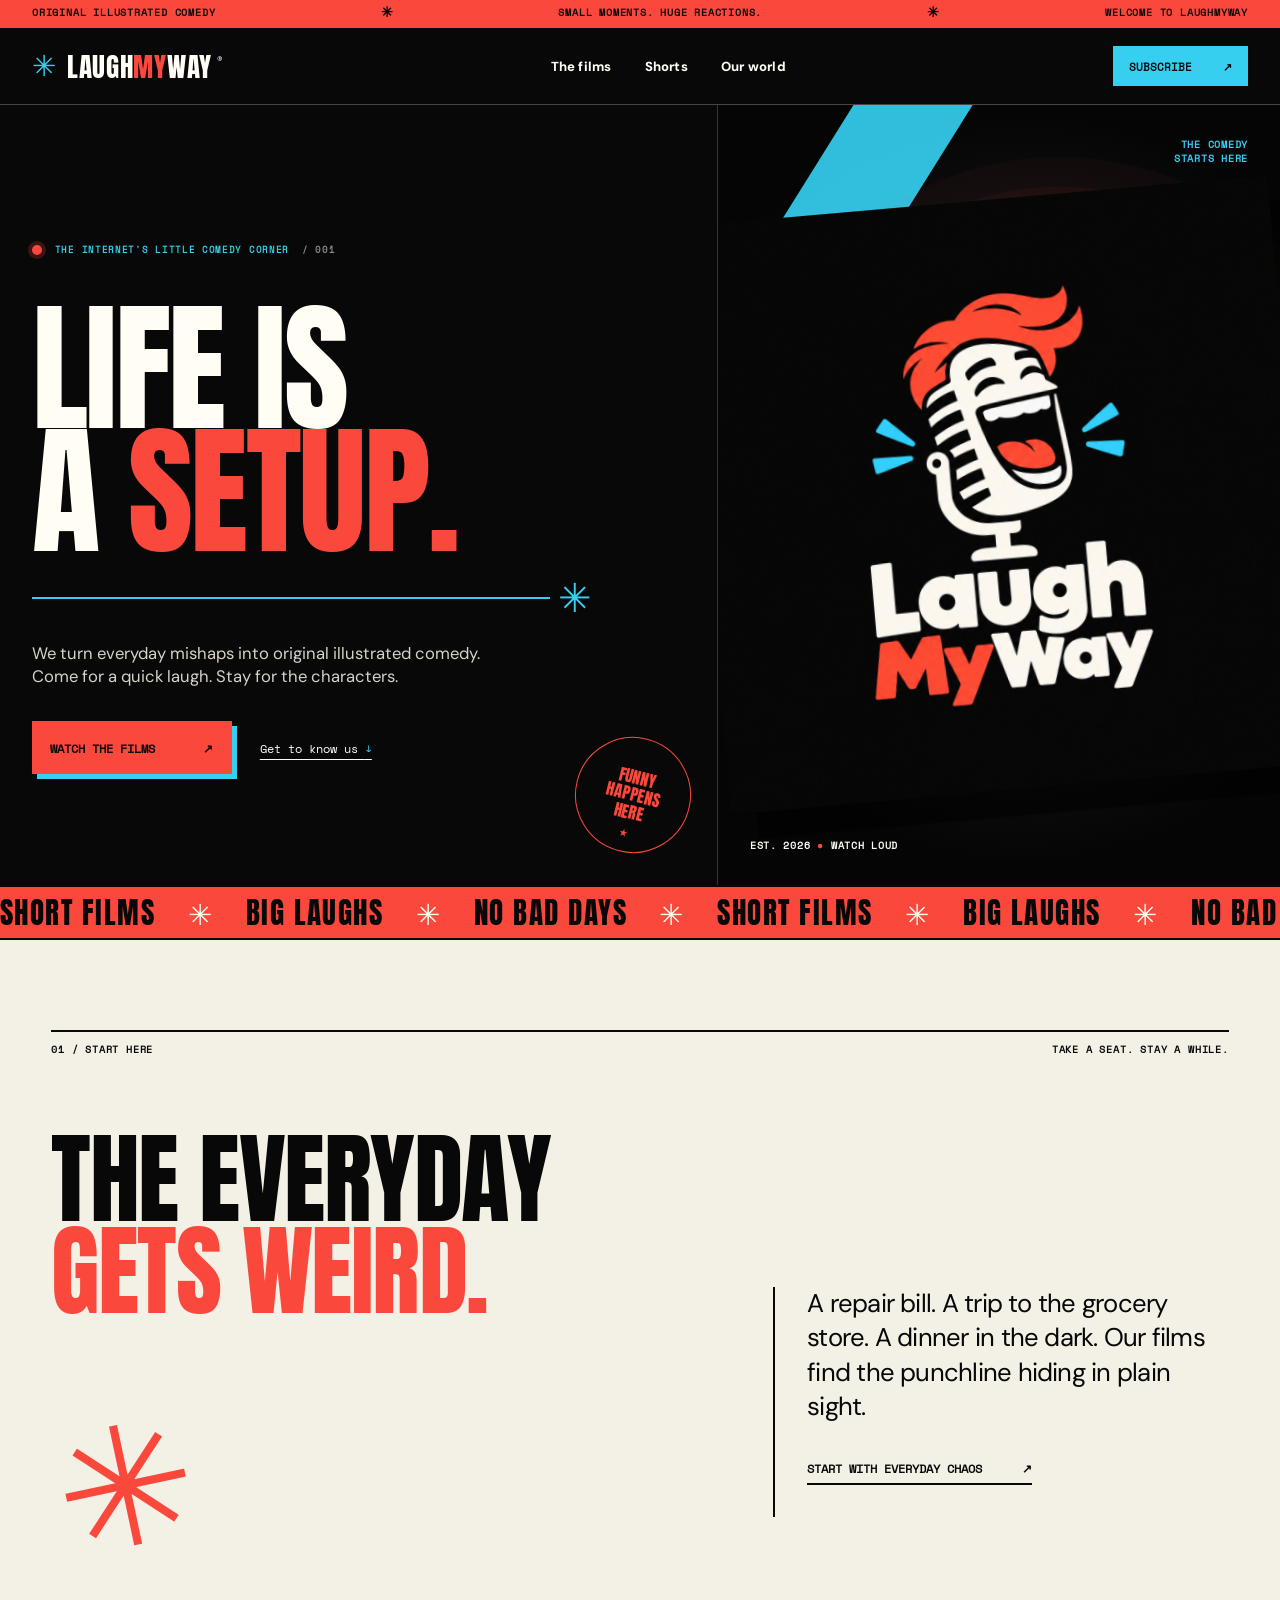
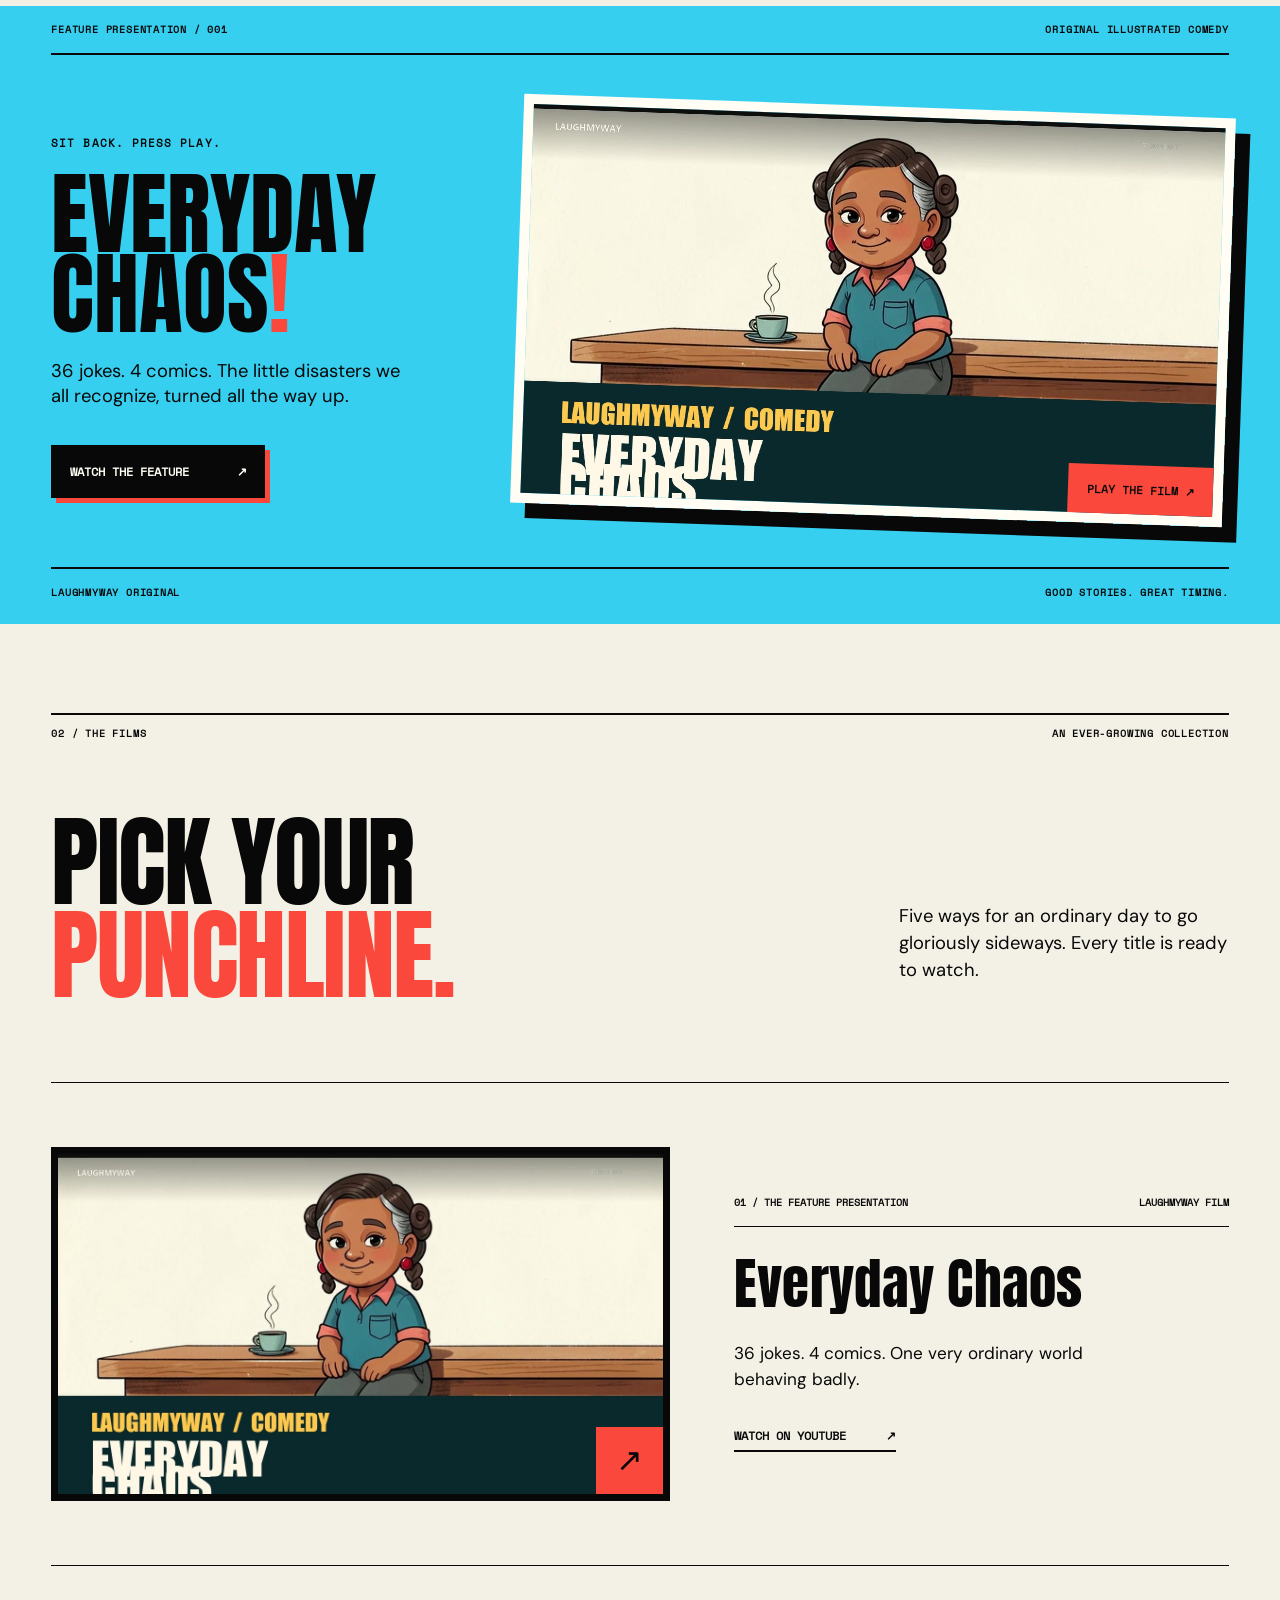
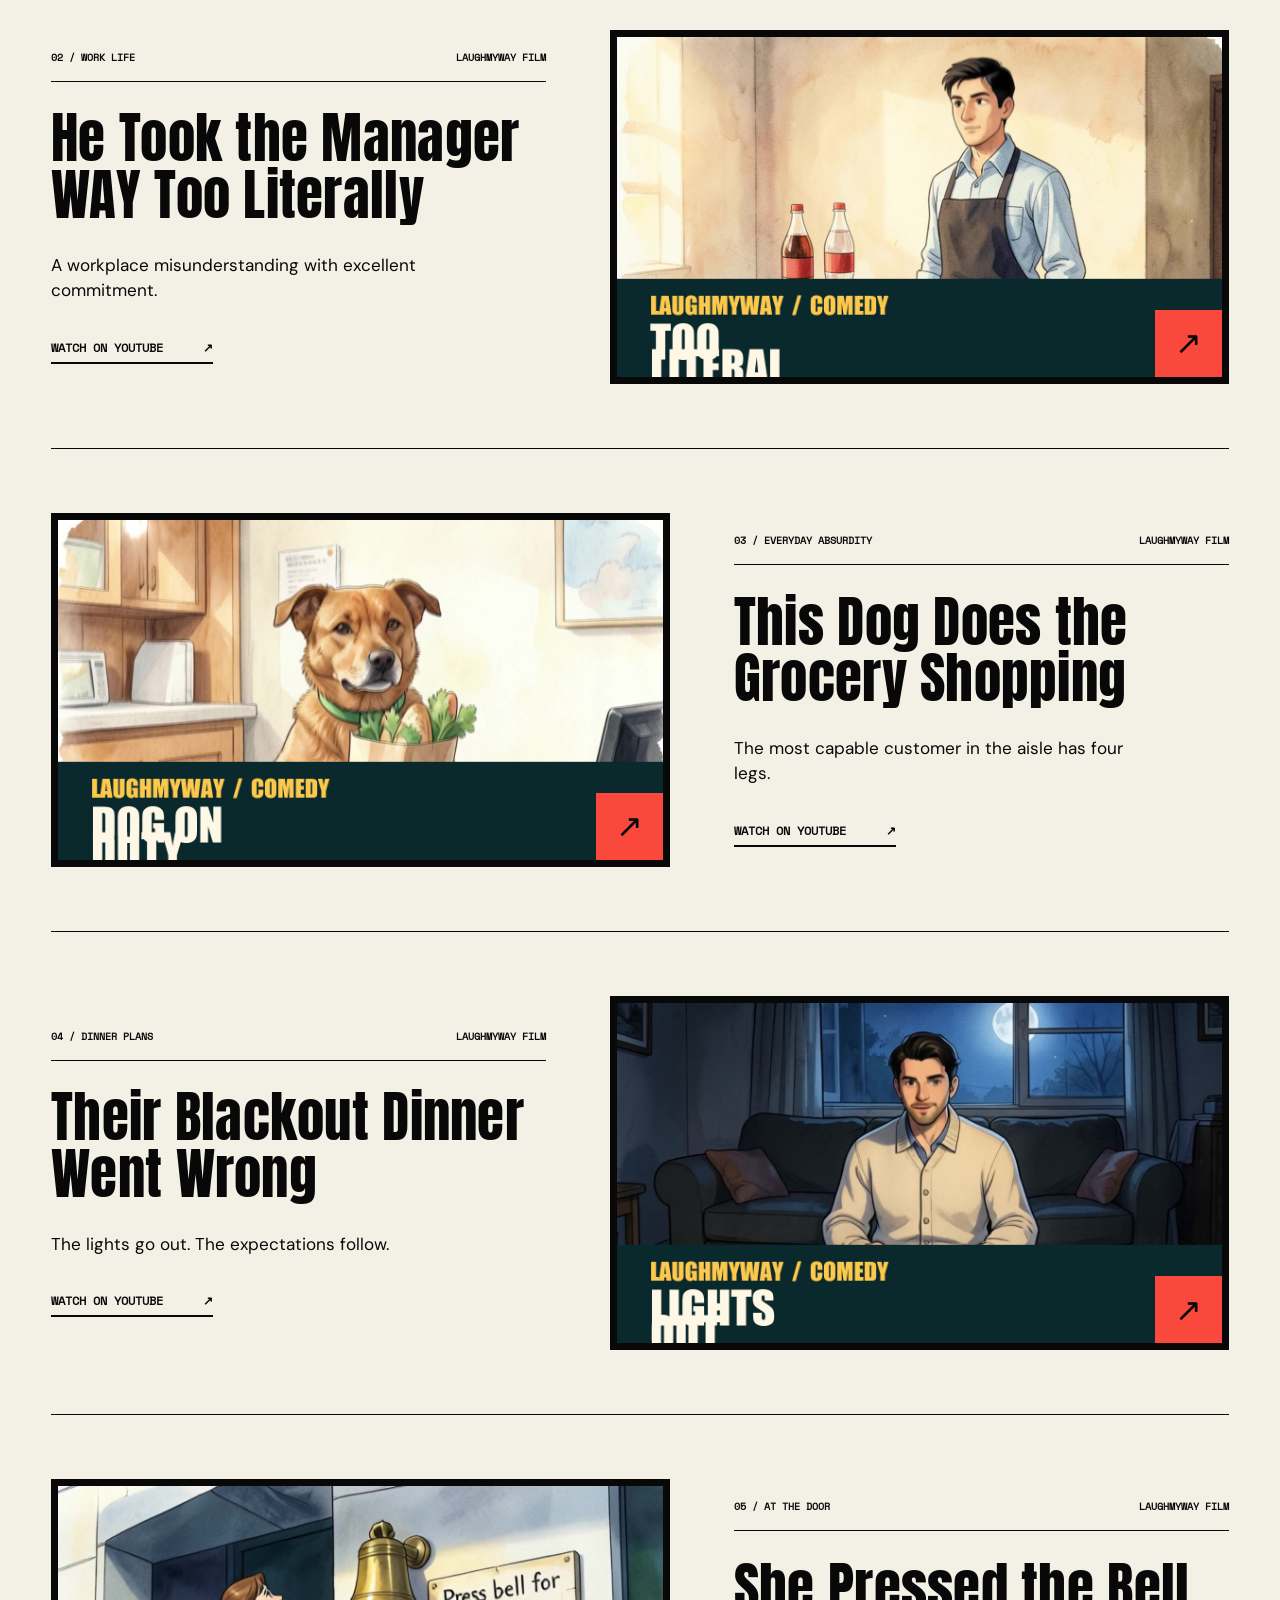
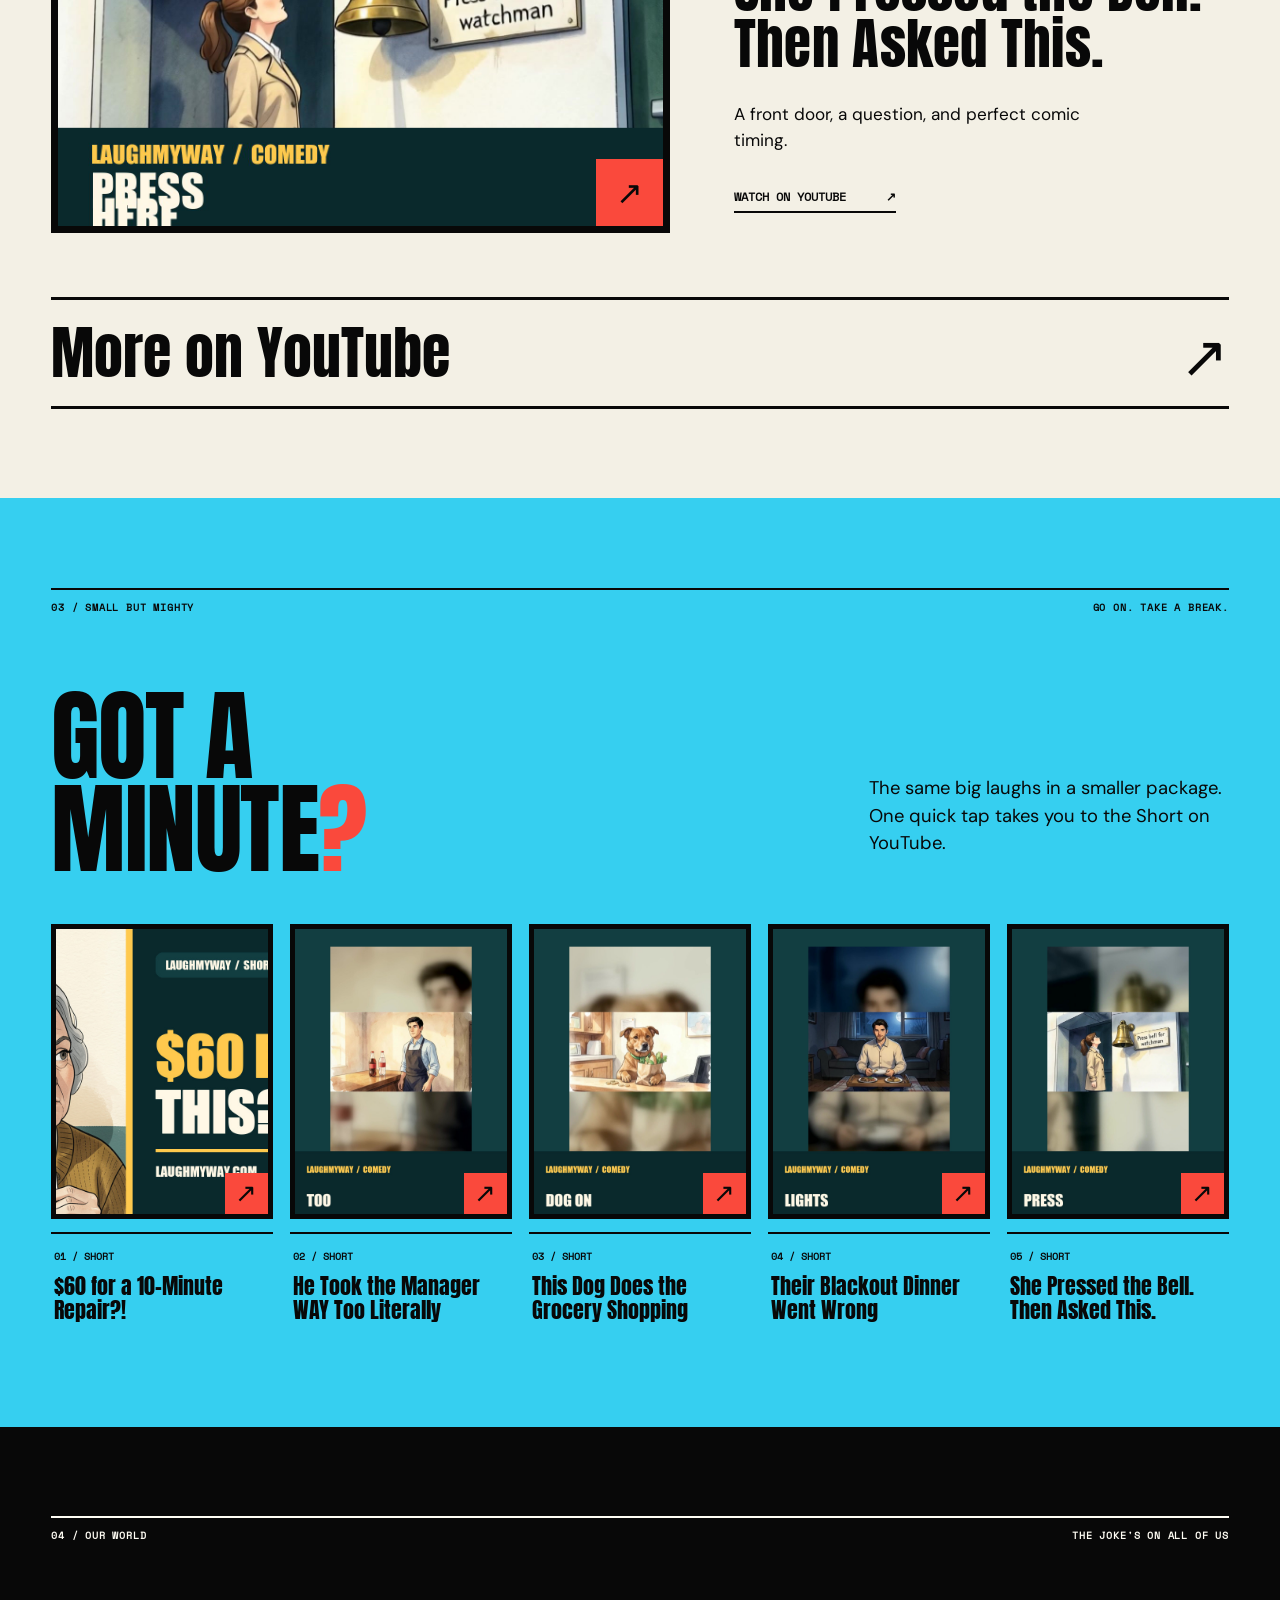
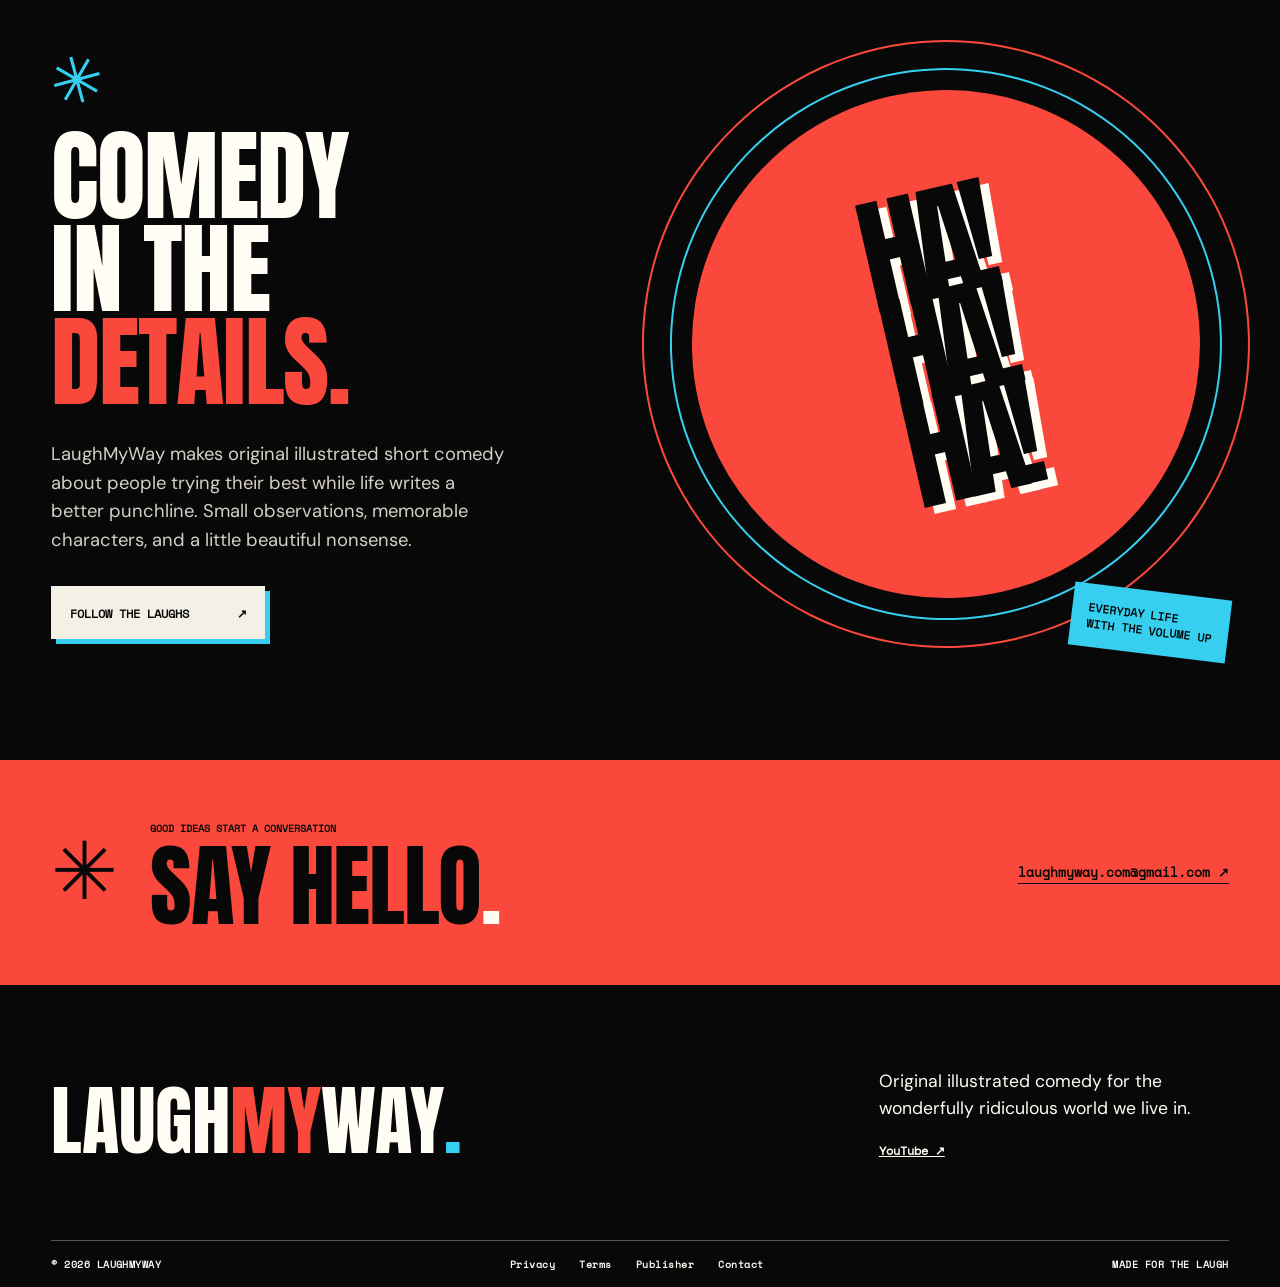
<file: index.html>
<!doctype html>
<html lang="en">
<head>
  <meta charset="utf-8">
  <meta name="viewport" content="width=device-width, initial-scale=1">
  <meta name="theme-color" content="#080808">
  <meta name="description" content="LaughMyWay makes original illustrated comedy out of the ridiculous little moments of everyday life. Watch our films and Shorts.">
  <meta property="og:type" content="website">
  <meta property="og:title" content="LaughMyWay — Life is a setup.">
  <meta property="og:description" content="Original illustrated comedy. Big laughs from little disasters.">
  <meta property="og:image" content="https://laughmywaycomedy.github.io/assets/laughmyway-logo.png">
  <link rel="icon" type="image/png" href="assets/laughmyway-logo.png">
  <link rel="stylesheet" href="assets/site.css">
  <title>LaughMyWay — Life is a setup.</title>
</head>
<body>
  <a class="skip-link" href="#main">Skip to content</a>
  <div class="topline" aria-hidden="true"><span>ORIGINAL ILLUSTRATED COMEDY</span><span>✳</span><span>SMALL MOMENTS. HUGE REACTIONS.</span><span>✳</span><span>WELCOME TO LAUGHMYWAY</span></div>
  <header class="site-header">
    <a class="brand" href="./" aria-label="LaughMyWay home"><span class="brand__burst" aria-hidden="true">✳</span><span>LAUGH<span>MY</span>WAY</span><b aria-hidden="true">®</b></a>
    <nav class="main-nav" aria-label="Main navigation">
      <a href="#films">The films</a>
      <a href="#shorts">Shorts</a>
      <a href="#about">Our world</a>
    </nav>
    <a class="header-cta" href="https://www.youtube.com/channel/UCHXKAN03_utA3CvBsZUZpcg?sub_confirmation=1" target="_blank" rel="noopener noreferrer">Subscribe <span aria-hidden="true">↗</span></a>
  </header>

  <main id="main">
    <section class="hero" aria-labelledby="hero-title">
      <div class="hero__copy">
        <div class="eyebrow"><span class="eyebrow__circle" aria-hidden="true"></span> THE INTERNET'S LITTLE COMEDY CORNER <span> / 001</span></div>
        <h1 id="hero-title">LIFE IS<br>A <em>SETUP.</em></h1>
        <div class="hero__rule" aria-hidden="true"><span></span><i>✳</i></div>
        <p>We turn everyday mishaps into original illustrated comedy. Come for a quick laugh. Stay for the characters.</p>
        <div class="hero__actions"><a class="button button--red" href="#films">Watch the films <span aria-hidden="true">↗</span></a><a class="hero__quiet" href="#about">Get to know us <span aria-hidden="true">↓</span></a></div>
        <div class="hero__stamp" aria-hidden="true">FUNNY<br>HAPPENS<br>HERE <span>★</span></div>
      </div>
      <div class="hero__visual" aria-label="LaughMyWay laughing microphone logo">
        <div class="hero__cyan" aria-hidden="true"></div>
        <div class="hero__red" aria-hidden="true"></div>
        <div class="hero__logo"><img src="assets/laughmyway-logo.png" alt="LaughMyWay logo: a laughing microphone with red hair and cyan sound rays" width="1254" height="1254" fetchpriority="high"></div>
        <span class="hero__corner hero__corner--top" aria-hidden="true">THE COMEDY<br>STARTS HERE</span>
        <span class="hero__corner hero__corner--bottom" aria-hidden="true">EST. 2026 <span>●</span> WATCH LOUD</span>
      </div>
    </section>

    <div class="ticker" aria-label="Short films, big laughs, no bad days"><div aria-hidden="true">SHORT FILMS <span>✳</span> BIG LAUGHS <span>✳</span> NO BAD DAYS <span>✳</span> SHORT FILMS <span>✳</span> BIG LAUGHS <span>✳</span> NO BAD DAYS <span>✳</span></div></div>

    <section class="intro" aria-labelledby="intro-title">
      <div class="section-index"><span>01 / START HERE</span><span>TAKE A SEAT. STAY A WHILE.</span></div>
      <div class="intro__grid">
        <div><h2 id="intro-title">THE EVERYDAY<br><span>GETS WEIRD.</span></h2><div class="intro__asterisk" aria-hidden="true">✳</div></div>
        <div class="intro__right"><p>A repair bill. A trip to the grocery store. A dinner in the dark. Our films find the punchline hiding in plain sight.</p><a class="text-link" href="https://www.youtube.com/watch?v=IWxNrUUVN2g" target="_blank" rel="noopener noreferrer">Start with Everyday Chaos <span aria-hidden="true">↗</span></a></div>
      </div>
    </section>

    <section class="feature" aria-labelledby="feature-title">
      <div class="feature__top"><span>FEATURE PRESENTATION / 001</span><span>ORIGINAL ILLUSTRATED COMEDY</span></div>
      <div class="feature__body">
        <div class="feature__title"><p class="mini">SIT BACK. PRESS PLAY.</p><h2 id="feature-title">EVERYDAY<br>CHAOS<span>!</span></h2><p>36 jokes. 4 comics. The little disasters we all recognize, turned all the way up.</p><a class="button button--black" href="https://www.youtube.com/watch?v=IWxNrUUVN2g" target="_blank" rel="noopener noreferrer">Watch the feature <span aria-hidden="true">↗</span></a></div>
        <a class="feature__image" href="https://www.youtube.com/watch?v=IWxNrUUVN2g" target="_blank" rel="noopener noreferrer" aria-label="Watch Everyday Chaos on YouTube"><img src="assets/everyday-chaos.jpg" alt="Illustrated character and title art for Everyday Chaos" loading="lazy" width="1280" height="720"><span class="feature__play" aria-hidden="true">PLAY THE FILM ↗</span></a>
      </div>
      <div class="feature__bottom"><span>LAUGHMYWAY ORIGINAL</span><span>GOOD STORIES. GREAT TIMING.</span></div>
    </section>

    <section class="films" id="films" aria-labelledby="films-title">
      <div class="section-index"><span>02 / THE FILMS</span><span>AN EVER-GROWING COLLECTION</span></div>
      <div class="films__heading"><h2 id="films-title">PICK YOUR<br><em>PUNCHLINE.</em></h2><p>Five ways for an ordinary day to go gloriously sideways. Every title is ready to watch.</p></div>
      <div class="film-list">
        <article class="film">
      <a class="film__art" href="https://www.youtube.com/watch?v=IWxNrUUVN2g" target="_blank" rel="noopener noreferrer" aria-label="Watch Everyday Chaos on YouTube">
        <img src="assets/everyday-chaos.jpg" alt="Illustrated frame from Everyday Chaos" loading="lazy" width="1280" height="720">
        <span class="film__play" aria-hidden="true">↗</span>
      </a>
      <div class="film__copy">
        <div class="film__meta"><span>01 / The feature presentation</span><span>LAUGHMYWAY FILM</span></div>
        <h3>Everyday Chaos</h3>
        <p>36 jokes. 4 comics. One very ordinary world behaving badly.</p>
        <a class="text-link" href="https://www.youtube.com/watch?v=IWxNrUUVN2g" target="_blank" rel="noopener noreferrer">Watch on YouTube <span aria-hidden="true">↗</span></a>
      </div>
    </article>
<article class="film film--flip">
      <a class="film__art" href="https://www.youtube.com/watch?v=qyPXSNvSQA4" target="_blank" rel="noopener noreferrer" aria-label="Watch He Took the Manager WAY Too Literally on YouTube">
        <img src="assets/manager.jpg" alt="Illustrated frame from He Took the Manager WAY Too Literally" loading="lazy" width="1280" height="720">
        <span class="film__play" aria-hidden="true">↗</span>
      </a>
      <div class="film__copy">
        <div class="film__meta"><span>02 / Work life</span><span>LAUGHMYWAY FILM</span></div>
        <h3>He Took the Manager WAY Too Literally</h3>
        <p>A workplace misunderstanding with excellent commitment.</p>
        <a class="text-link" href="https://www.youtube.com/watch?v=qyPXSNvSQA4" target="_blank" rel="noopener noreferrer">Watch on YouTube <span aria-hidden="true">↗</span></a>
      </div>
    </article>
<article class="film">
      <a class="film__art" href="https://www.youtube.com/watch?v=nYghXrOrBaI" target="_blank" rel="noopener noreferrer" aria-label="Watch This Dog Does the Grocery Shopping on YouTube">
        <img src="assets/grocery-dog.jpg" alt="Illustrated frame from This Dog Does the Grocery Shopping" loading="lazy" width="1280" height="720">
        <span class="film__play" aria-hidden="true">↗</span>
      </a>
      <div class="film__copy">
        <div class="film__meta"><span>03 / Everyday absurdity</span><span>LAUGHMYWAY FILM</span></div>
        <h3>This Dog Does the Grocery Shopping</h3>
        <p>The most capable customer in the aisle has four legs.</p>
        <a class="text-link" href="https://www.youtube.com/watch?v=nYghXrOrBaI" target="_blank" rel="noopener noreferrer">Watch on YouTube <span aria-hidden="true">↗</span></a>
      </div>
    </article>
<article class="film film--flip">
      <a class="film__art" href="https://www.youtube.com/watch?v=il8YnHuqrxA" target="_blank" rel="noopener noreferrer" aria-label="Watch Their Blackout Dinner Went Wrong on YouTube">
        <img src="assets/blackout-dinner.jpg" alt="Illustrated frame from Their Blackout Dinner Went Wrong" loading="lazy" width="1280" height="720">
        <span class="film__play" aria-hidden="true">↗</span>
      </a>
      <div class="film__copy">
        <div class="film__meta"><span>04 / Dinner plans</span><span>LAUGHMYWAY FILM</span></div>
        <h3>Their Blackout Dinner Went Wrong</h3>
        <p>The lights go out. The expectations follow.</p>
        <a class="text-link" href="https://www.youtube.com/watch?v=il8YnHuqrxA" target="_blank" rel="noopener noreferrer">Watch on YouTube <span aria-hidden="true">↗</span></a>
      </div>
    </article>
<article class="film">
      <a class="film__art" href="https://www.youtube.com/watch?v=XUfRmhWa7Rc" target="_blank" rel="noopener noreferrer" aria-label="Watch She Pressed the Bell. Then Asked This. on YouTube">
        <img src="assets/doorbell.jpg" alt="Illustrated frame from She Pressed the Bell. Then Asked This." loading="lazy" width="1280" height="720">
        <span class="film__play" aria-hidden="true">↗</span>
      </a>
      <div class="film__copy">
        <div class="film__meta"><span>05 / At the door</span><span>LAUGHMYWAY FILM</span></div>
        <h3>She Pressed the Bell. Then Asked This.</h3>
        <p>A front door, a question, and perfect comic timing.</p>
        <a class="text-link" href="https://www.youtube.com/watch?v=XUfRmhWa7Rc" target="_blank" rel="noopener noreferrer">Watch on YouTube <span aria-hidden="true">↗</span></a>
      </div>
    </article>
      </div>
      <a class="films__all" href="https://www.youtube.com/channel/UCHXKAN03_utA3CvBsZUZpcg/videos" target="_blank" rel="noopener noreferrer">More on YouTube <span aria-hidden="true">↗</span></a>
    </section>

    <section class="shorts" id="shorts" aria-labelledby="shorts-title">
      <div class="section-index"><span>03 / SMALL BUT MIGHTY</span><span>GO ON. TAKE A BREAK.</span></div>
      <div class="shorts__heading"><h2 id="shorts-title">GOT A<br>MINUTE<span>?</span></h2><p>The same big laughs in a smaller package. One quick tap takes you to the Short on YouTube.</p></div>
      <div class="shorts__track" aria-label="LaughMyWay Shorts">
        <a class="short" href="https://www.youtube.com/shorts/YhDe1e3aIIA" target="_blank" rel="noopener noreferrer" aria-label="Watch short: $60 for a 10-Minute Repair?! on YouTube">
      <div class="short__image"><img src="assets/repair.jpg" alt="" loading="lazy"><span class="short__arrow" aria-hidden="true">↗</span></div>
      <div class="short__foot"><span>01 / SHORT</span><strong>$60 for a 10-Minute Repair?!</strong></div>
    </a>
<a class="short" href="https://www.youtube.com/shorts/3QzF7v3I-uY" target="_blank" rel="noopener noreferrer" aria-label="Watch short: He Took the Manager WAY Too Literally on YouTube">
      <div class="short__image"><img src="assets/manager-short.jpg" alt="" loading="lazy"><span class="short__arrow" aria-hidden="true">↗</span></div>
      <div class="short__foot"><span>02 / SHORT</span><strong>He Took the Manager WAY Too Literally</strong></div>
    </a>
<a class="short" href="https://www.youtube.com/shorts/kWx9wcoKhnE" target="_blank" rel="noopener noreferrer" aria-label="Watch short: This Dog Does the Grocery Shopping on YouTube">
      <div class="short__image"><img src="assets/grocery-dog-short.jpg" alt="" loading="lazy"><span class="short__arrow" aria-hidden="true">↗</span></div>
      <div class="short__foot"><span>03 / SHORT</span><strong>This Dog Does the Grocery Shopping</strong></div>
    </a>
<a class="short" href="https://www.youtube.com/shorts/xxJkpsT1tPM" target="_blank" rel="noopener noreferrer" aria-label="Watch short: Their Blackout Dinner Went Wrong on YouTube">
      <div class="short__image"><img src="assets/blackout-dinner-short.jpg" alt="" loading="lazy"><span class="short__arrow" aria-hidden="true">↗</span></div>
      <div class="short__foot"><span>04 / SHORT</span><strong>Their Blackout Dinner Went Wrong</strong></div>
    </a>
<a class="short" href="https://www.youtube.com/shorts/hd8rXPjgIZ0" target="_blank" rel="noopener noreferrer" aria-label="Watch short: She Pressed the Bell. Then Asked This. on YouTube">
      <div class="short__image"><img src="assets/doorbell-short.jpg" alt="" loading="lazy"><span class="short__arrow" aria-hidden="true">↗</span></div>
      <div class="short__foot"><span>05 / SHORT</span><strong>She Pressed the Bell. Then Asked This.</strong></div>
    </a>
      </div>
    </section>

    <section class="manifesto" id="about" aria-labelledby="manifesto-title">
      <div class="section-index"><span>04 / OUR WORLD</span><span>THE JOKE'S ON ALL OF US</span></div>
      <div class="manifesto__layout"><div class="manifesto__copy"><span class="manifesto__star" aria-hidden="true">✳</span><h2 id="manifesto-title">COMEDY<br>IN THE<br><em>DETAILS.</em></h2><p>LaughMyWay makes original illustrated short comedy about people trying their best while life writes a better punchline. Small observations, memorable characters, and a little beautiful nonsense.</p><a class="button button--cream" href="https://www.youtube.com/channel/UCHXKAN03_utA3CvBsZUZpcg?sub_confirmation=1" target="_blank" rel="noopener noreferrer">Follow the laughs <span aria-hidden="true">↗</span></a></div><div class="manifesto__graphic" aria-hidden="true"><div class="manifesto__spiral">HA!<br>HA!<br>HA!</div><div class="manifesto__caption">EVERYDAY LIFE<br>WITH THE VOLUME UP</div></div></div>
    </section>

    <section class="contact" aria-labelledby="contact-title"><div class="contact__eye">✳</div><div><span>GOOD IDEAS START A CONVERSATION</span><h2 id="contact-title">SAY HELLO<span>.</span></h2></div><a href="mailto:laughmyway.com@gmail.com" aria-label="Email LaughMyWay">laughmyway.com@gmail.com <span aria-hidden="true">↗</span></a></section>
  </main>

  <footer class="footer"><div class="footer__main"><a class="footer__brand" href="./">LAUGH<span>MY</span>WAY<span class="footer__red">.</span></a><div><p>Original illustrated comedy for the wonderfully ridiculous world we live in.</p><a href="https://www.youtube.com/channel/UCHXKAN03_utA3CvBsZUZpcg" target="_blank" rel="noopener noreferrer">YouTube ↗</a></div></div><div class="footer__bottom"><span>© 2026 LAUGHMYWAY</span><nav aria-label="Legal and contact"><a href="privacy/">Privacy</a><a href="terms/">Terms</a><a href="publisher/">Publisher</a><a href="mailto:laughmyway.com@gmail.com">Contact</a></nav><span>MADE FOR THE LAUGH</span></div></footer>
</body>
</html>
</file>
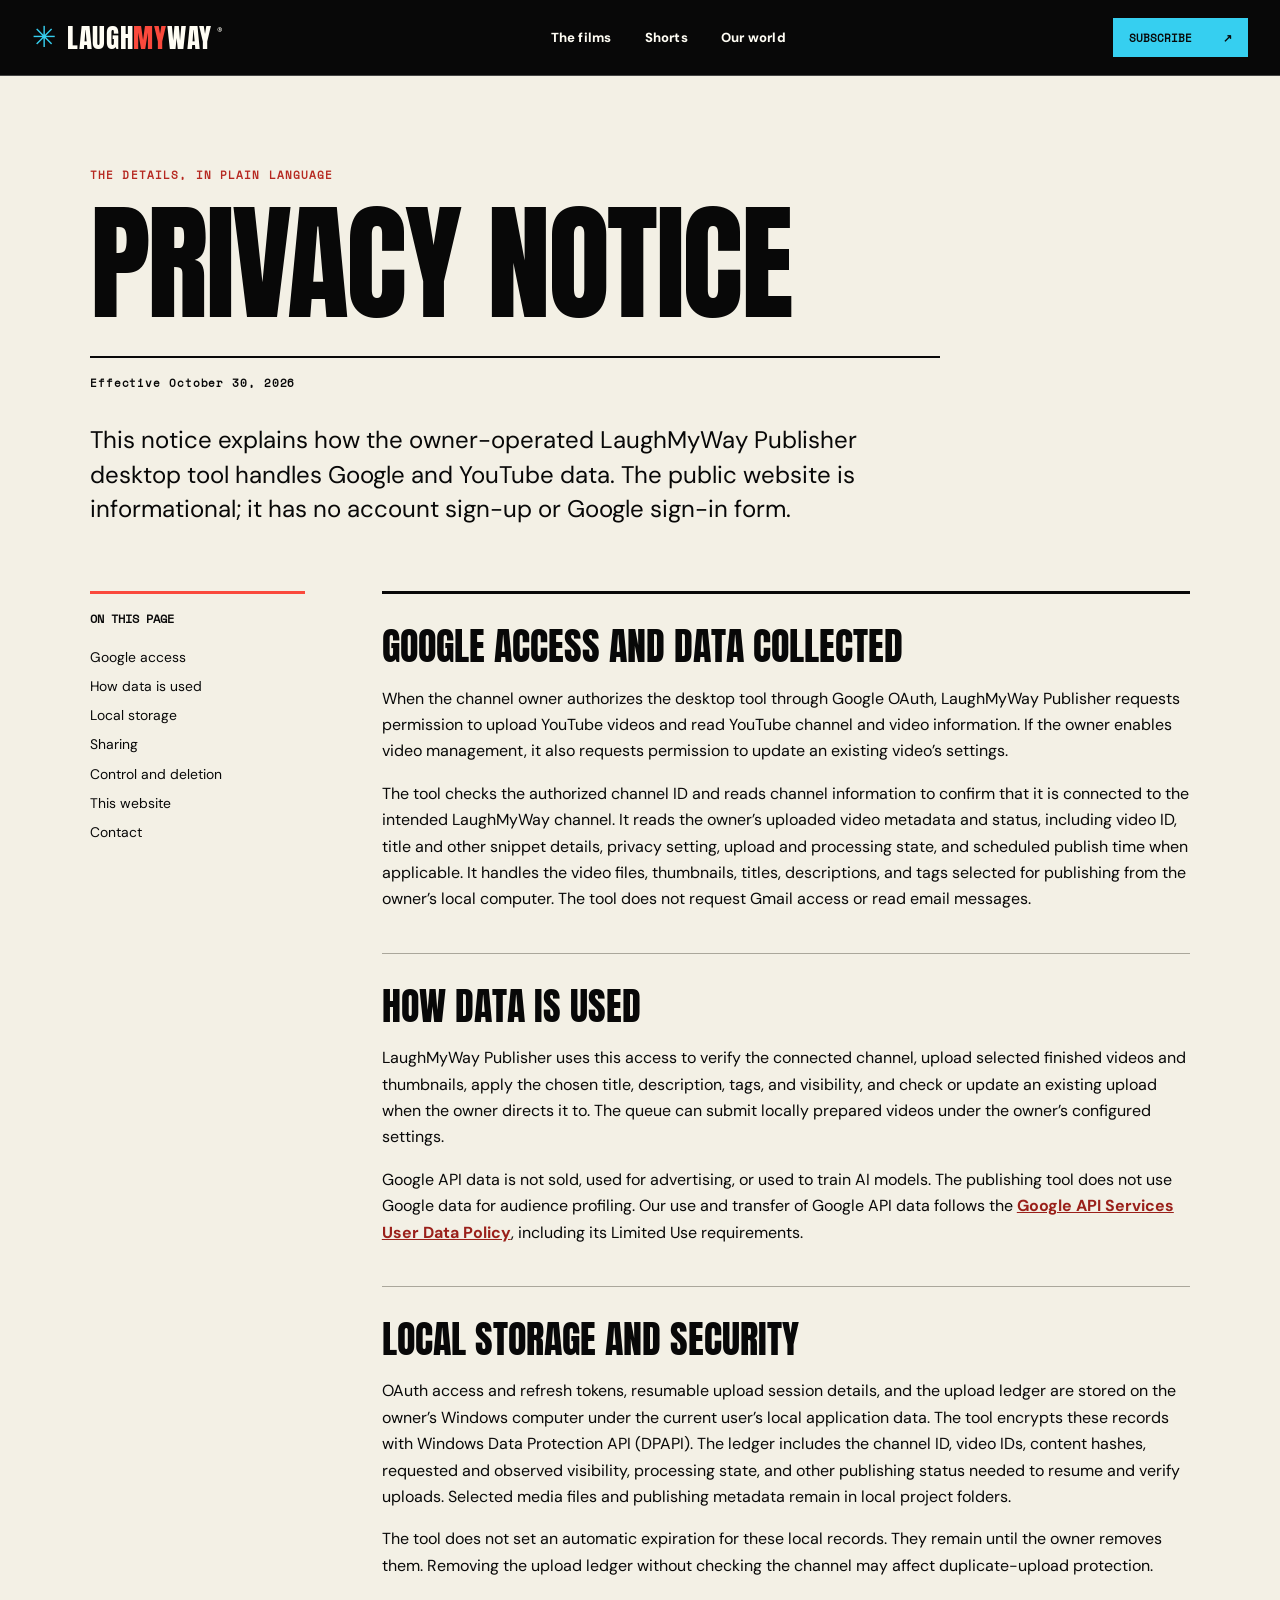
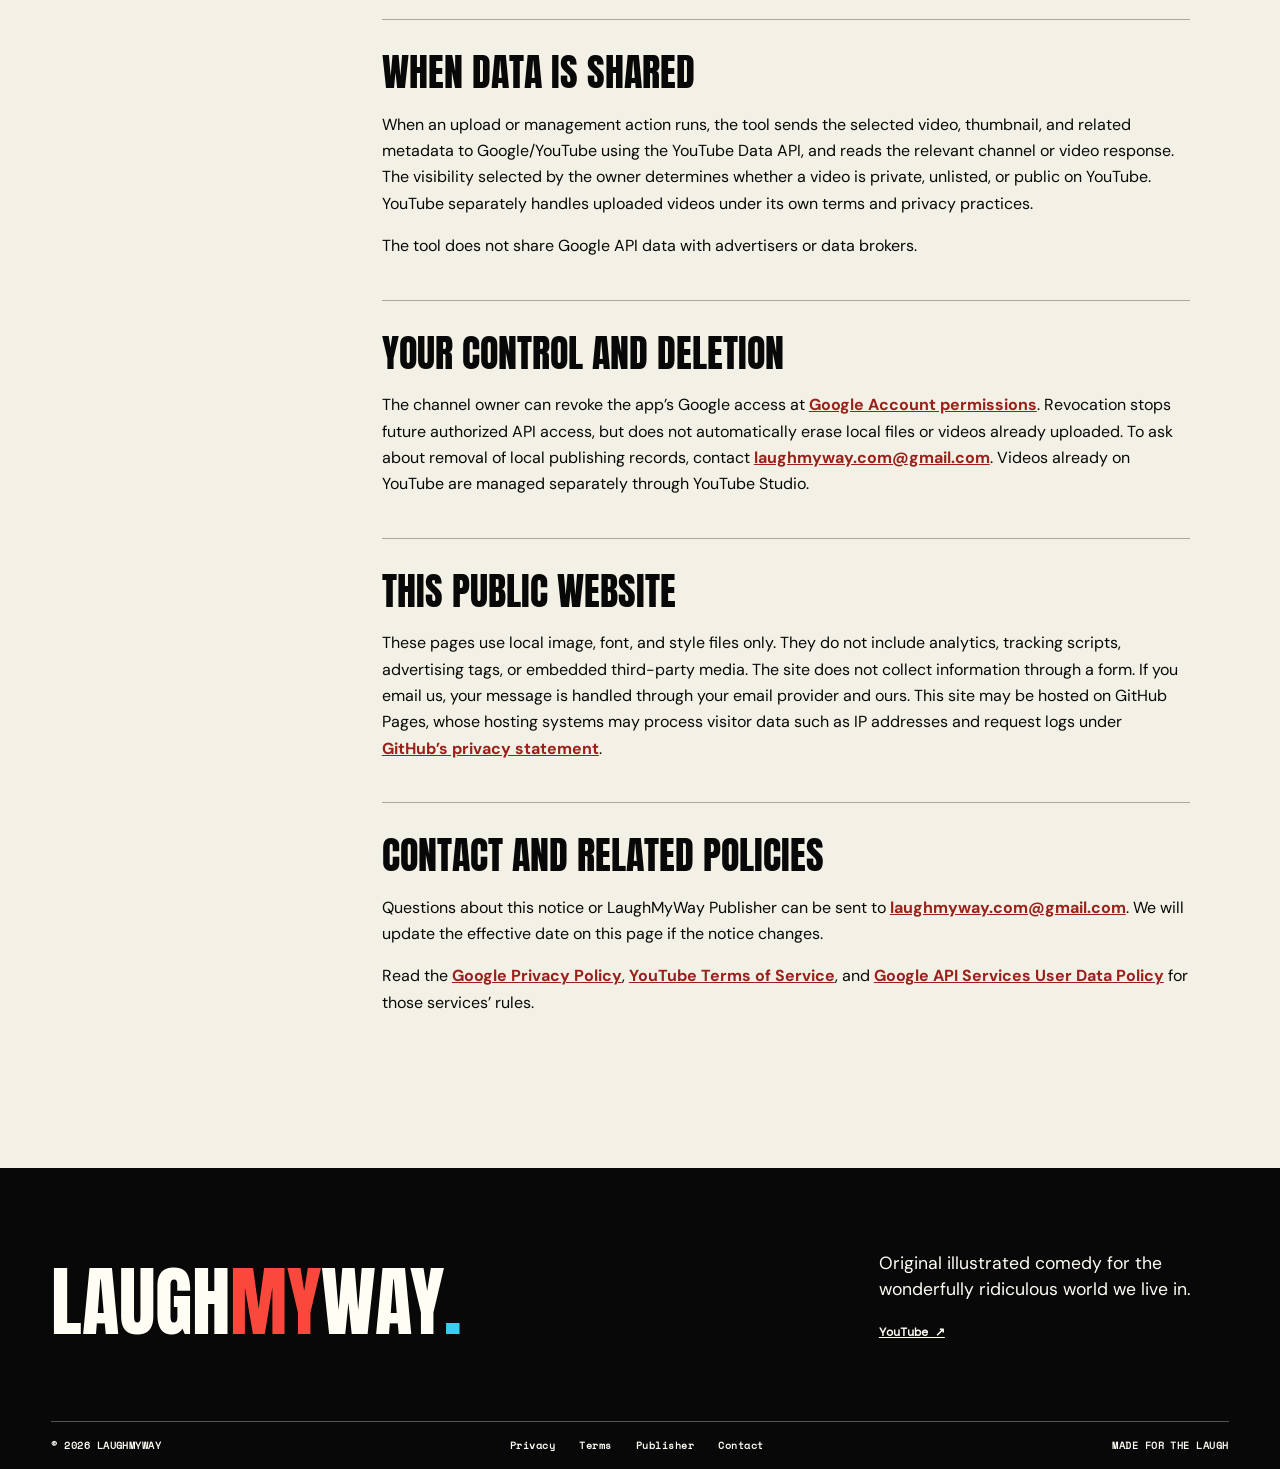
<file: privacy/index.html>
<!doctype html>
<html lang="en">
<head>
  <meta charset="utf-8">
  <meta name="viewport" content="width=device-width, initial-scale=1">
  <meta name="description" content="How the owner-operated LaughMyWay Publisher accesses, uses, stores, and shares Google and YouTube data.">
  <meta name="theme-color" content="#080808">
  <title>Privacy Notice — LaughMyWay</title>
  <link rel="stylesheet" href="../assets/site.css">
  <link rel="stylesheet" href="../assets/legal.css">
</head>
<body>
  <a class="skip-link" href="#main">Skip to content</a>
  <header class="site-header"><a class="brand" href="../" aria-label="LaughMyWay home"><span class="brand__burst" aria-hidden="true">✳</span><span>LAUGH<span>MY</span>WAY</span><b aria-hidden="true">®</b></a><nav class="main-nav" aria-label="Main navigation"><a href="../#films">The films</a><a href="../#shorts">Shorts</a><a href="../#about">Our world</a></nav><a class="header-cta" href="https://www.youtube.com/channel/UCHXKAN03_utA3CvBsZUZpcg?sub_confirmation=1" target="_blank" rel="noopener noreferrer">Subscribe <span aria-hidden="true">↗</span></a></header>
  <main id="main" class="legal-main wrap">
    <div class="legal-heading"><p class="eyebrow">The details, in plain language</p><h1>Privacy notice</h1><p class="effective">Effective October 30, 2026</p><p class="legal-intro">This notice explains how the owner-operated LaughMyWay Publisher desktop tool handles Google and YouTube data. The public website is informational; it has no account sign-up or Google sign-in form.</p></div>
    <div class="legal-layout">
      <aside class="legal-toc" aria-label="On this page"><strong>On this page</strong><a href="#access">Google access</a><a href="#use">How data is used</a><a href="#storage">Local storage</a><a href="#sharing">Sharing</a><a href="#control">Control and deletion</a><a href="#website">This website</a><a href="#contact">Contact</a></aside>
      <div class="legal-content">
        <section id="access"><h2>Google access and data collected</h2><p>When the channel owner authorizes the desktop tool through Google OAuth, LaughMyWay Publisher requests permission to upload YouTube videos and read YouTube channel and video information. If the owner enables video management, it also requests permission to update an existing video’s settings.</p><p>The tool checks the authorized channel ID and reads channel information to confirm that it is connected to the intended LaughMyWay channel. It reads the owner’s uploaded video metadata and status, including video ID, title and other snippet details, privacy setting, upload and processing state, and scheduled publish time when applicable. It handles the video files, thumbnails, titles, descriptions, and tags selected for publishing from the owner’s local computer. The tool does not request Gmail access or read email messages.</p></section>
        <section id="use"><h2>How data is used</h2><p>LaughMyWay Publisher uses this access to verify the connected channel, upload selected finished videos and thumbnails, apply the chosen title, description, tags, and visibility, and check or update an existing upload when the owner directs it to. The queue can submit locally prepared videos under the owner’s configured settings.</p><p>Google API data is not sold, used for advertising, or used to train AI models. The publishing tool does not use Google data for audience profiling. Our use and transfer of Google API data follows the <a href="https://developers.google.com/terms/api-services-user-data-policy">Google API Services User Data Policy</a>, including its Limited Use requirements.</p></section>
        <section id="storage"><h2>Local storage and security</h2><p>OAuth access and refresh tokens, resumable upload session details, and the upload ledger are stored on the owner’s Windows computer under the current user’s local application data. The tool encrypts these records with Windows Data Protection API (DPAPI). The ledger includes the channel ID, video IDs, content hashes, requested and observed visibility, processing state, and other publishing status needed to resume and verify uploads. Selected media files and publishing metadata remain in local project folders.</p><p>The tool does not set an automatic expiration for these local records. They remain until the owner removes them. Removing the upload ledger without checking the channel may affect duplicate-upload protection.</p></section>
        <section id="sharing"><h2>When data is shared</h2><p>When an upload or management action runs, the tool sends the selected video, thumbnail, and related metadata to Google/YouTube using the YouTube Data API, and reads the relevant channel or video response. The visibility selected by the owner determines whether a video is private, unlisted, or public on YouTube. YouTube separately handles uploaded videos under its own terms and privacy practices.</p><p>The tool does not share Google API data with advertisers or data brokers.</p></section>
        <section id="control"><h2>Your control and deletion</h2><p>The channel owner can revoke the app’s Google access at <a href="https://myaccount.google.com/permissions" target="_blank" rel="noopener noreferrer">Google Account permissions</a>. Revocation stops future authorized API access, but does not automatically erase local files or videos already uploaded. To ask about removal of local publishing records, contact <a href="mailto:laughmyway.com@gmail.com">laughmyway.com@gmail.com</a>. Videos already on YouTube are managed separately through YouTube Studio.</p></section>
        <section id="website"><h2>This public website</h2><p>These pages use local image, font, and style files only. They do not include analytics, tracking scripts, advertising tags, or embedded third-party media. The site does not collect information through a form. If you email us, your message is handled through your email provider and ours. This site may be hosted on GitHub Pages, whose hosting systems may process visitor data such as IP addresses and request logs under <a href="https://docs.github.com/en/site-policy/privacy-policies/github-general-privacy-statement" target="_blank" rel="noopener noreferrer">GitHub’s privacy statement</a>.</p></section>
        <section id="contact"><h2>Contact and related policies</h2><p>Questions about this notice or LaughMyWay Publisher can be sent to <a href="mailto:laughmyway.com@gmail.com">laughmyway.com@gmail.com</a>. We will update the effective date on this page if the notice changes.</p><p>Read the <a href="https://policies.google.com/privacy" target="_blank" rel="noopener noreferrer">Google Privacy Policy</a>, <a href="https://www.youtube.com/t/terms" target="_blank" rel="noopener noreferrer">YouTube Terms of Service</a>, and <a href="https://developers.google.com/terms/api-services-user-data-policy" target="_blank" rel="noopener noreferrer">Google API Services User Data Policy</a> for those services’ rules.</p></section>
      </div>
    </div>
  </main>
  <footer class="footer"><div class="footer__main"><a class="footer__brand" href="../">LAUGH<span>MY</span>WAY<span class="footer__red">.</span></a><div><p>Original illustrated comedy for the wonderfully ridiculous world we live in.</p><a href="https://www.youtube.com/channel/UCHXKAN03_utA3CvBsZUZpcg" target="_blank" rel="noopener noreferrer">YouTube ↗</a></div></div><div class="footer__bottom"><span>© 2026 LAUGHMYWAY</span><nav aria-label="Legal and contact"><a href="../privacy/">Privacy</a><a href="../terms/">Terms</a><a href="../publisher/">Publisher</a><a href="mailto:laughmyway.com@gmail.com">Contact</a></nav><span>MADE FOR THE LAUGH</span></div></footer>
</body>
</html>
</file>
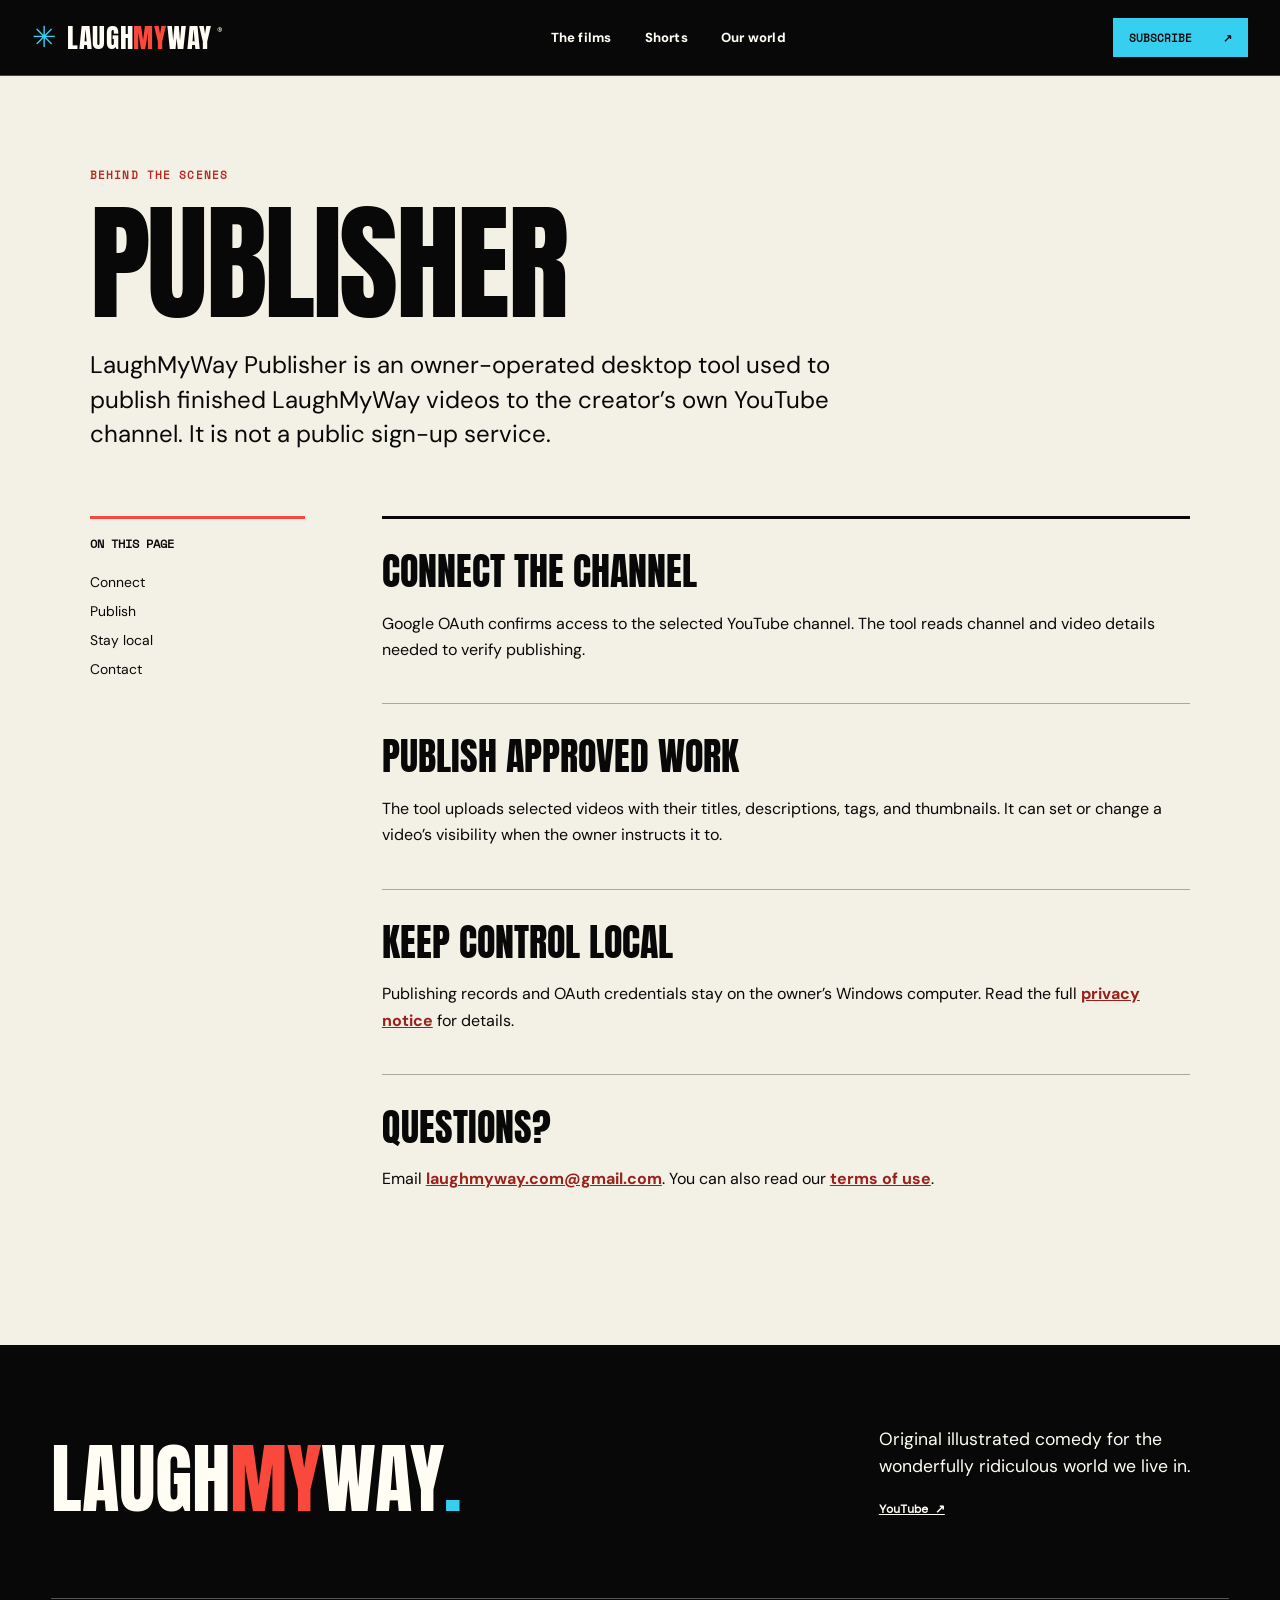
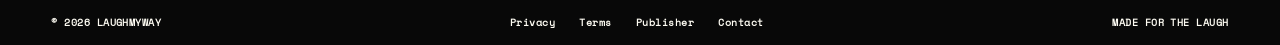
<file: publisher/index.html>
<!doctype html>
<html lang="en">
<head>
  <meta charset="utf-8">
  <meta name="viewport" content="width=device-width, initial-scale=1">
  <meta name="theme-color" content="#080808">
  <meta name="description" content="About the owner-operated desktop tool used to publish finished LaughMyWay videos to YouTube.">
  <title>LaughMyWay Publisher — LaughMyWay</title>
  <link rel="stylesheet" href="../assets/site.css">
  <link rel="stylesheet" href="../assets/legal.css">
</head>
<body>
  <a class="skip-link" href="#main">Skip to content</a>
  <header class="site-header"><a class="brand" href="../" aria-label="LaughMyWay home"><span class="brand__burst" aria-hidden="true">✳</span><span>LAUGH<span>MY</span>WAY</span><b aria-hidden="true">®</b></a><nav class="main-nav" aria-label="Main navigation"><a href="../#films">The films</a><a href="../#shorts">Shorts</a><a href="../#about">Our world</a></nav><a class="header-cta" href="https://www.youtube.com/channel/UCHXKAN03_utA3CvBsZUZpcg?sub_confirmation=1" target="_blank" rel="noopener noreferrer">Subscribe <span aria-hidden="true">↗</span></a></header>
  <main id="main" class="legal-main wrap">
    <div class="legal-heading"><p class="eyebrow">Behind the scenes</p><h1>Publisher</h1><p class="legal-intro">LaughMyWay Publisher is an owner-operated desktop tool used to publish finished LaughMyWay videos to the creator’s own YouTube channel. It is not a public sign-up service.</p></div>
    <div class="legal-layout"><aside class="legal-toc" aria-label="On this page"><strong>On this page</strong><a href="#connect">Connect</a><a href="#publish">Publish</a><a href="#local">Stay local</a><a href="#contact">Contact</a></aside><div class="legal-content">
      <section id="connect"><h2>Connect the channel</h2><p>Google OAuth confirms access to the selected YouTube channel. The tool reads channel and video details needed to verify publishing.</p></section>
      <section id="publish"><h2>Publish approved work</h2><p>The tool uploads selected videos with their titles, descriptions, tags, and thumbnails. It can set or change a video’s visibility when the owner instructs it to.</p></section>
      <section id="local"><h2>Keep control local</h2><p>Publishing records and OAuth credentials stay on the owner’s Windows computer. Read the full <a href="../privacy/">privacy notice</a> for details.</p></section>
      <section id="contact"><h2>Questions?</h2><p>Email <a href="mailto:laughmyway.com@gmail.com">laughmyway.com@gmail.com</a>. You can also read our <a href="../terms/">terms of use</a>.</p></section>
    </div></div>
  </main>
  <footer class="footer"><div class="footer__main"><a class="footer__brand" href="../">LAUGH<span>MY</span>WAY<span class="footer__red">.</span></a><div><p>Original illustrated comedy for the wonderfully ridiculous world we live in.</p><a href="https://www.youtube.com/channel/UCHXKAN03_utA3CvBsZUZpcg" target="_blank" rel="noopener noreferrer">YouTube ↗</a></div></div><div class="footer__bottom"><span>© 2026 LAUGHMYWAY</span><nav aria-label="Legal and contact"><a href="../privacy/">Privacy</a><a href="../terms/">Terms</a><a href="../publisher/">Publisher</a><a href="mailto:laughmyway.com@gmail.com">Contact</a></nav><span>MADE FOR THE LAUGH</span></div></footer>
</body>
</html>
</file>
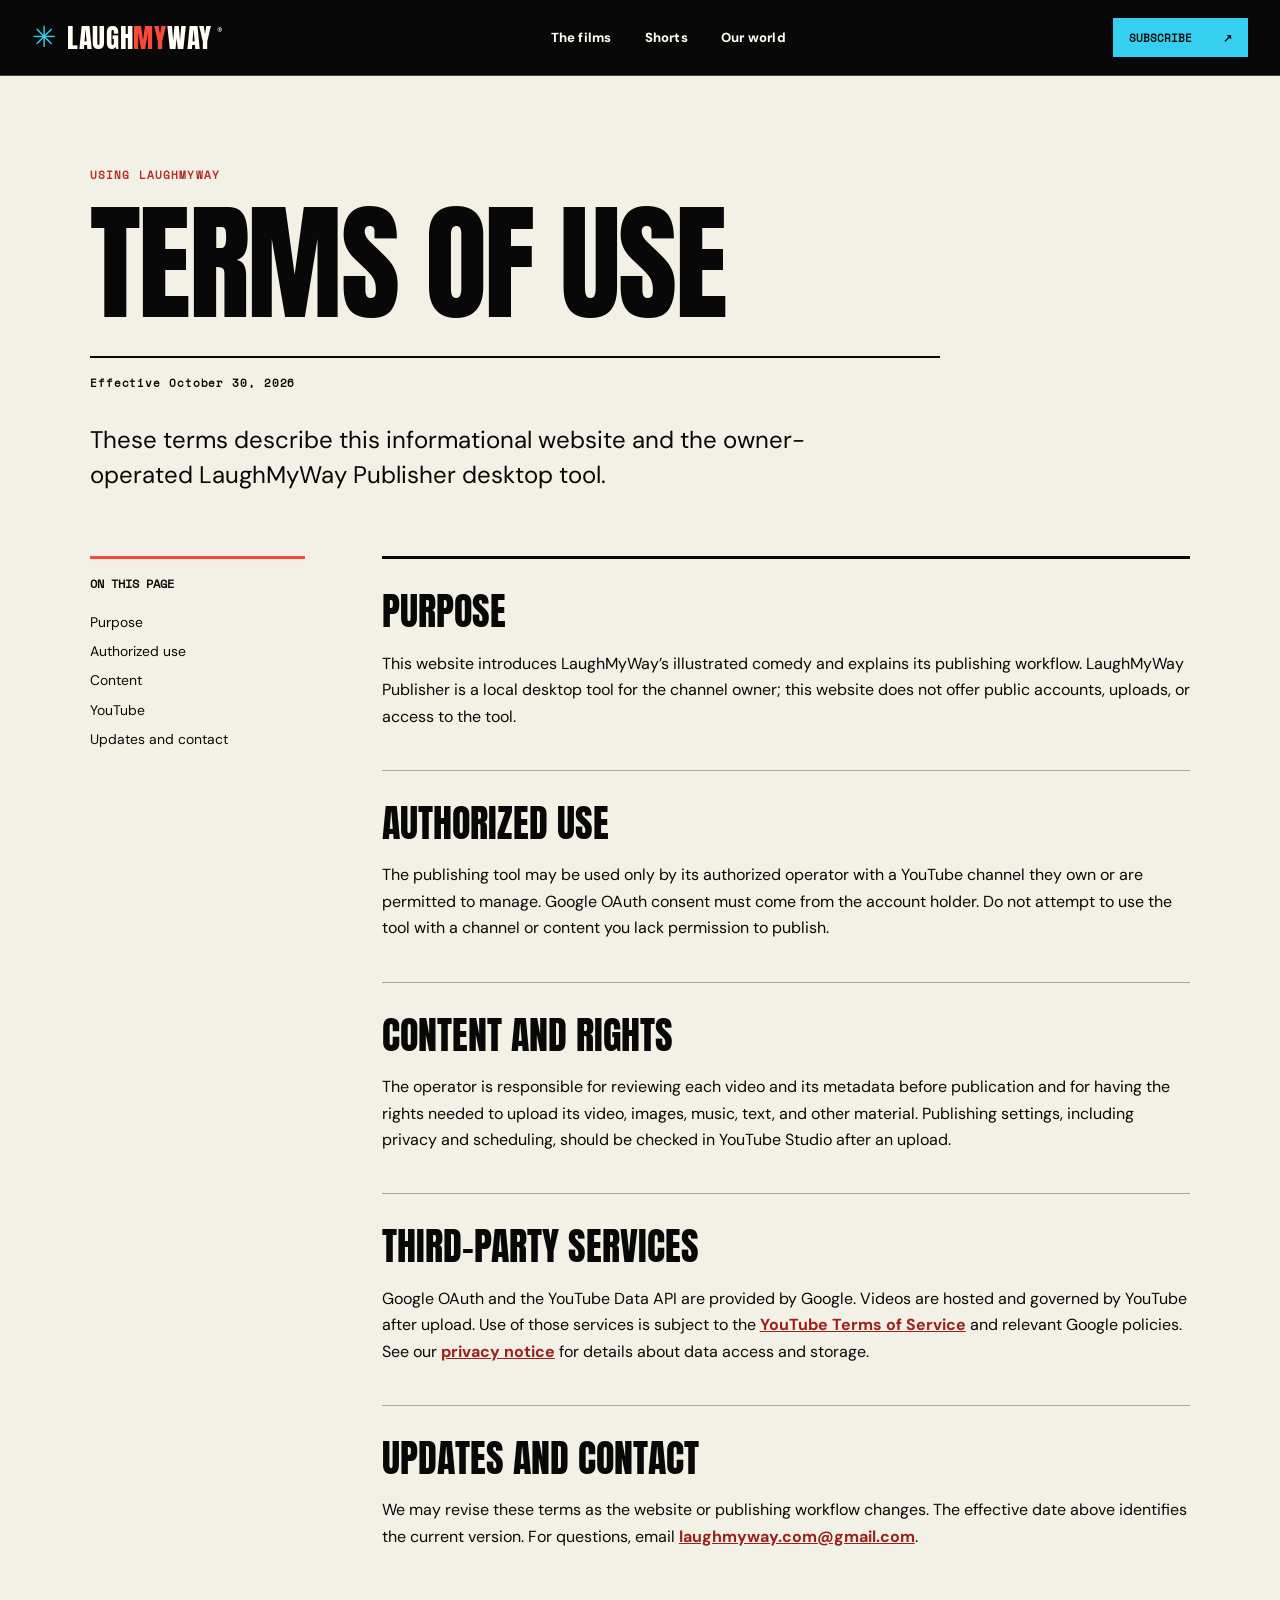
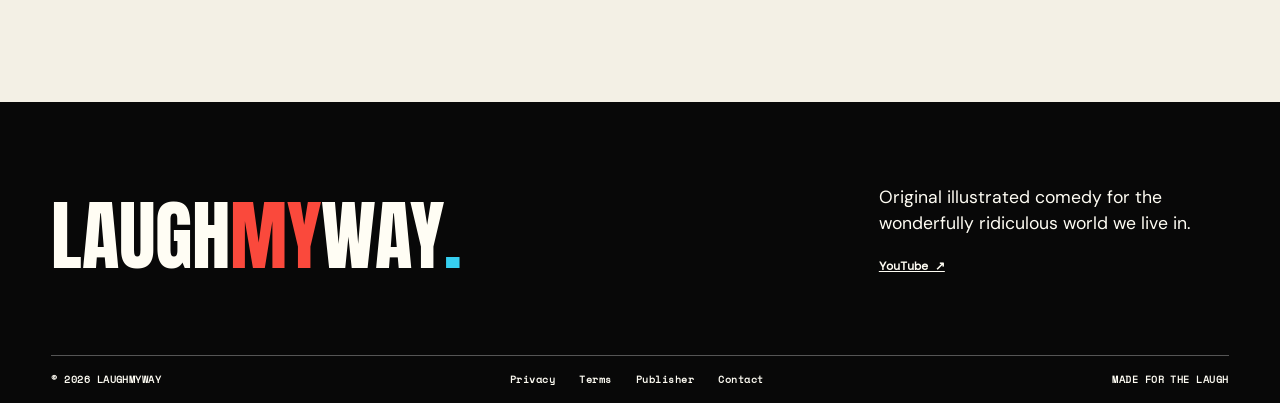
<file: terms/index.html>
<!doctype html>
<html lang="en">
<head>
  <meta charset="utf-8">
  <meta name="viewport" content="width=device-width, initial-scale=1">
  <meta name="description" content="Terms for the LaughMyWay informational website and owner-operated desktop publishing tool.">
  <meta name="theme-color" content="#080808">
  <title>Terms of Use — LaughMyWay</title>
  <link rel="stylesheet" href="../assets/site.css">
  <link rel="stylesheet" href="../assets/legal.css">
</head>
<body>
  <a class="skip-link" href="#main">Skip to content</a>
  <header class="site-header"><a class="brand" href="../" aria-label="LaughMyWay home"><span class="brand__burst" aria-hidden="true">✳</span><span>LAUGH<span>MY</span>WAY</span><b aria-hidden="true">®</b></a><nav class="main-nav" aria-label="Main navigation"><a href="../#films">The films</a><a href="../#shorts">Shorts</a><a href="../#about">Our world</a></nav><a class="header-cta" href="https://www.youtube.com/channel/UCHXKAN03_utA3CvBsZUZpcg?sub_confirmation=1" target="_blank" rel="noopener noreferrer">Subscribe <span aria-hidden="true">↗</span></a></header>
  <main id="main" class="legal-main wrap">
    <div class="legal-heading"><p class="eyebrow">Using LaughMyWay</p><h1>Terms of use</h1><p class="effective">Effective October 30, 2026</p><p class="legal-intro">These terms describe this informational website and the owner-operated LaughMyWay Publisher desktop tool.</p></div>
    <div class="legal-layout">
      <aside class="legal-toc" aria-label="On this page"><strong>On this page</strong><a href="#purpose">Purpose</a><a href="#authorization">Authorized use</a><a href="#content">Content</a><a href="#youtube">YouTube</a><a href="#changes">Updates and contact</a></aside>
      <div class="legal-content">
        <section id="purpose"><h2>Purpose</h2><p>This website introduces LaughMyWay’s illustrated comedy and explains its publishing workflow. LaughMyWay Publisher is a local desktop tool for the channel owner; this website does not offer public accounts, uploads, or access to the tool.</p></section>
        <section id="authorization"><h2>Authorized use</h2><p>The publishing tool may be used only by its authorized operator with a YouTube channel they own or are permitted to manage. Google OAuth consent must come from the account holder. Do not attempt to use the tool with a channel or content you lack permission to publish.</p></section>
        <section id="content"><h2>Content and rights</h2><p>The operator is responsible for reviewing each video and its metadata before publication and for having the rights needed to upload its video, images, music, text, and other material. Publishing settings, including privacy and scheduling, should be checked in YouTube Studio after an upload.</p></section>
        <section id="youtube"><h2>Third-party services</h2><p>Google OAuth and the YouTube Data API are provided by Google. Videos are hosted and governed by YouTube after upload. Use of those services is subject to the <a href="https://www.youtube.com/t/terms" target="_blank" rel="noopener noreferrer">YouTube Terms of Service</a> and relevant Google policies. See our <a href="../privacy/">privacy notice</a> for details about data access and storage.</p></section>
        <section id="changes"><h2>Updates and contact</h2><p>We may revise these terms as the website or publishing workflow changes. The effective date above identifies the current version. For questions, email <a href="mailto:laughmyway.com@gmail.com">laughmyway.com@gmail.com</a>.</p></section>
      </div>
    </div>
  </main>
  <footer class="footer"><div class="footer__main"><a class="footer__brand" href="../">LAUGH<span>MY</span>WAY<span class="footer__red">.</span></a><div><p>Original illustrated comedy for the wonderfully ridiculous world we live in.</p><a href="https://www.youtube.com/channel/UCHXKAN03_utA3CvBsZUZpcg" target="_blank" rel="noopener noreferrer">YouTube ↗</a></div></div><div class="footer__bottom"><span>© 2026 LAUGHMYWAY</span><nav aria-label="Legal and contact"><a href="../privacy/">Privacy</a><a href="../terms/">Terms</a><a href="../publisher/">Publisher</a><a href="mailto:laughmyway.com@gmail.com">Contact</a></nav><span>MADE FOR THE LAUGH</span></div></footer>
</body>
</html>
</file>
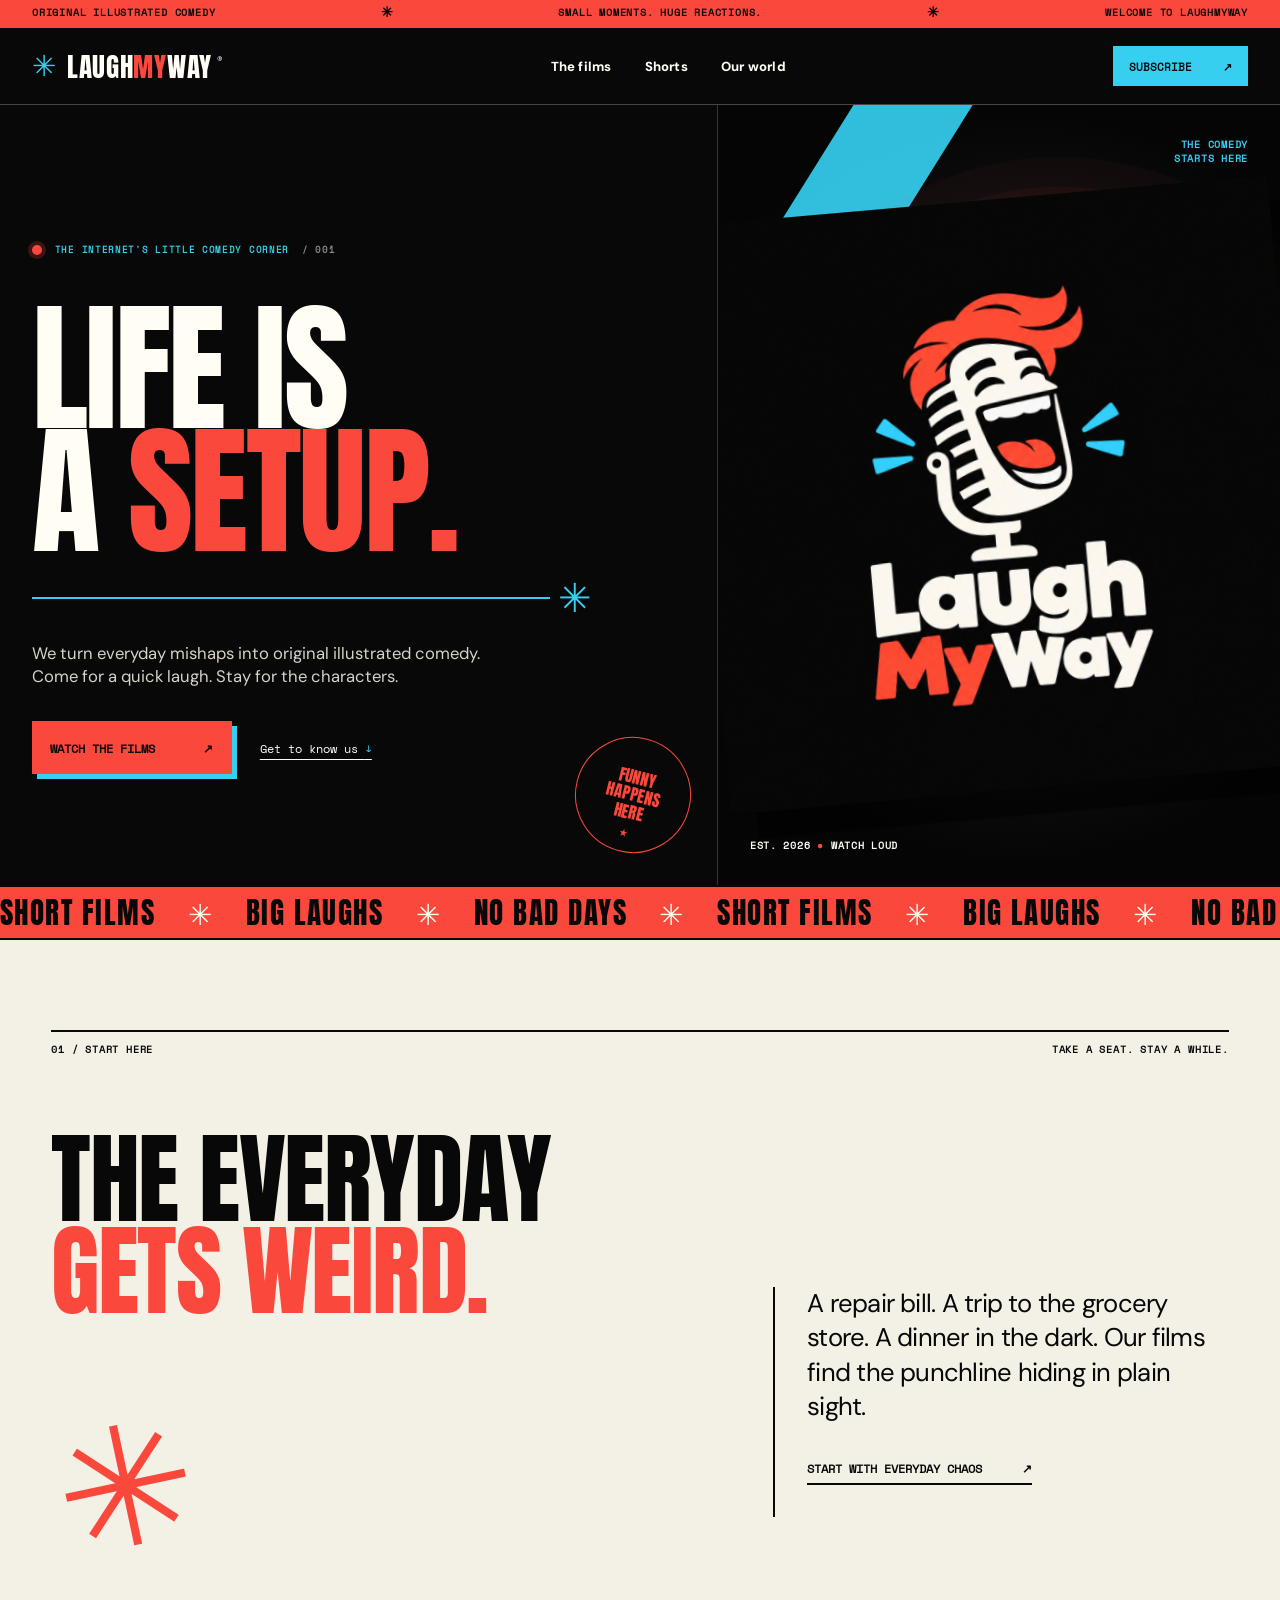
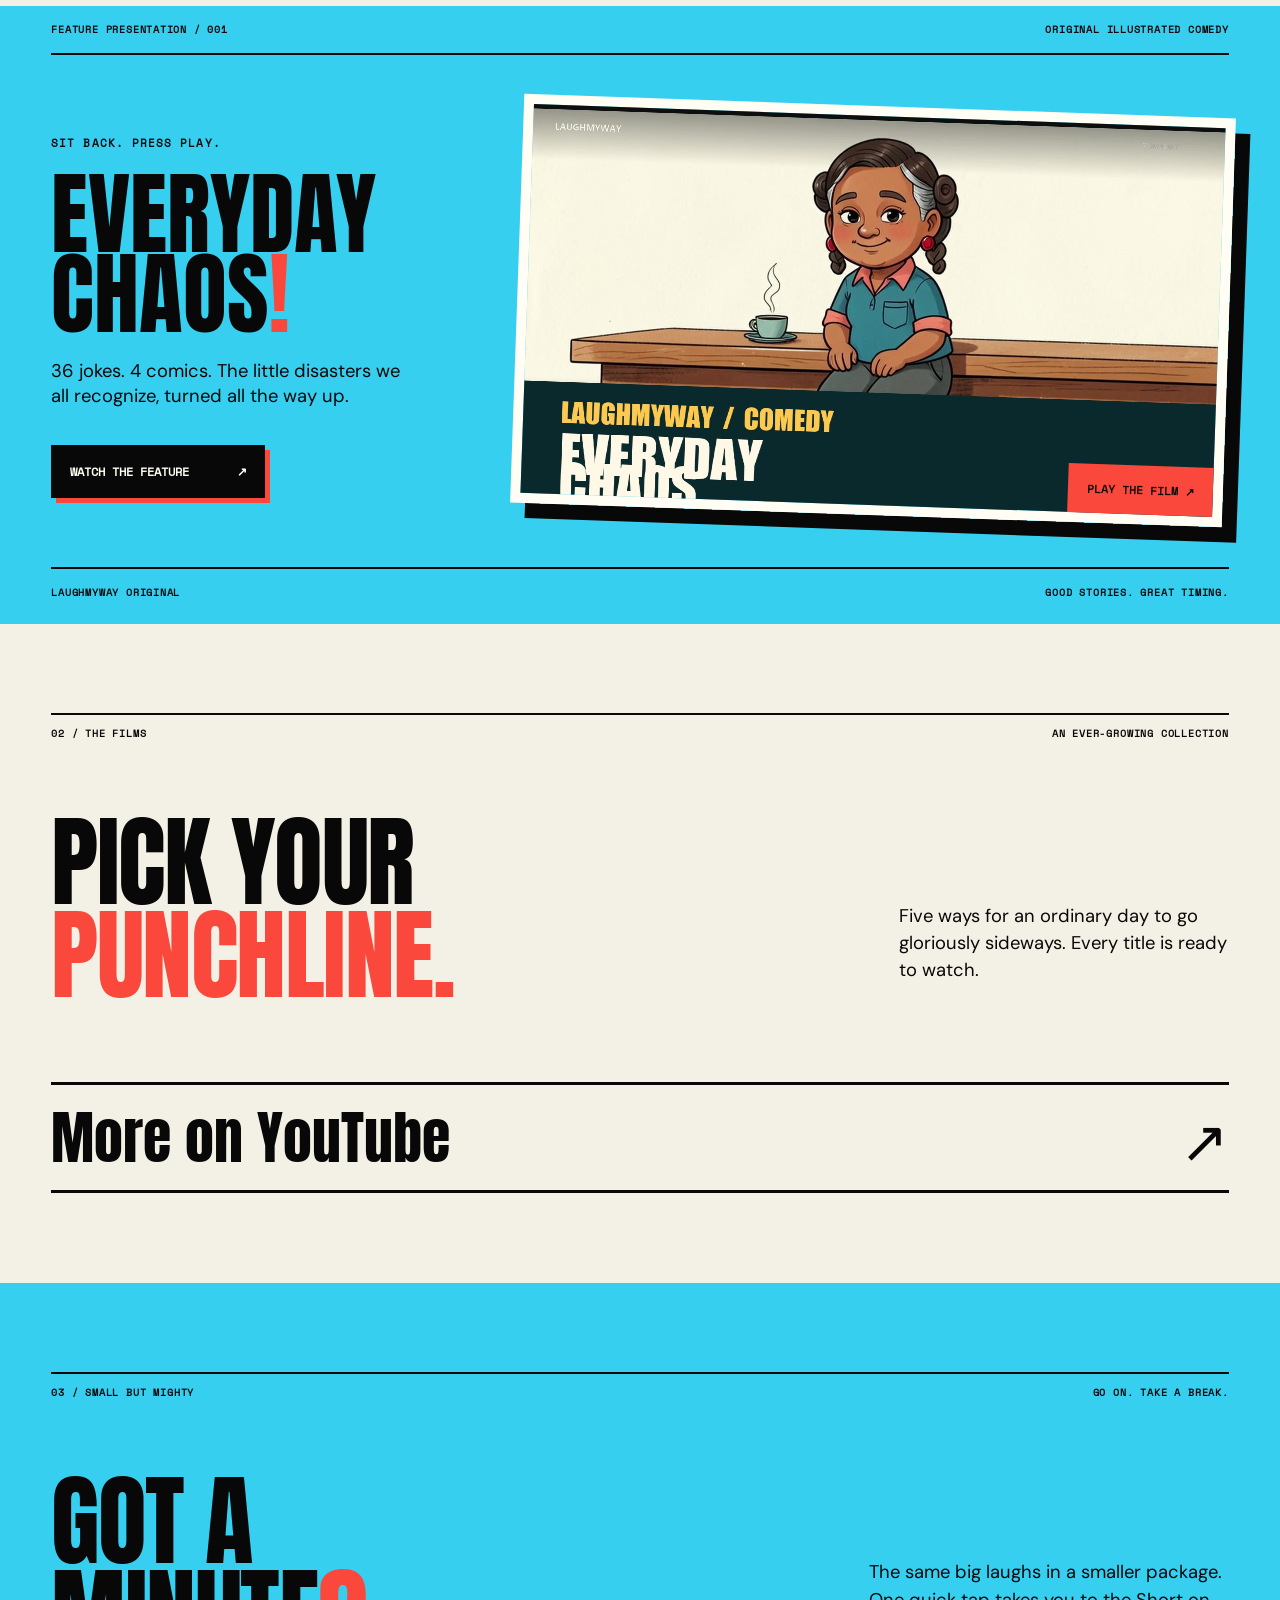
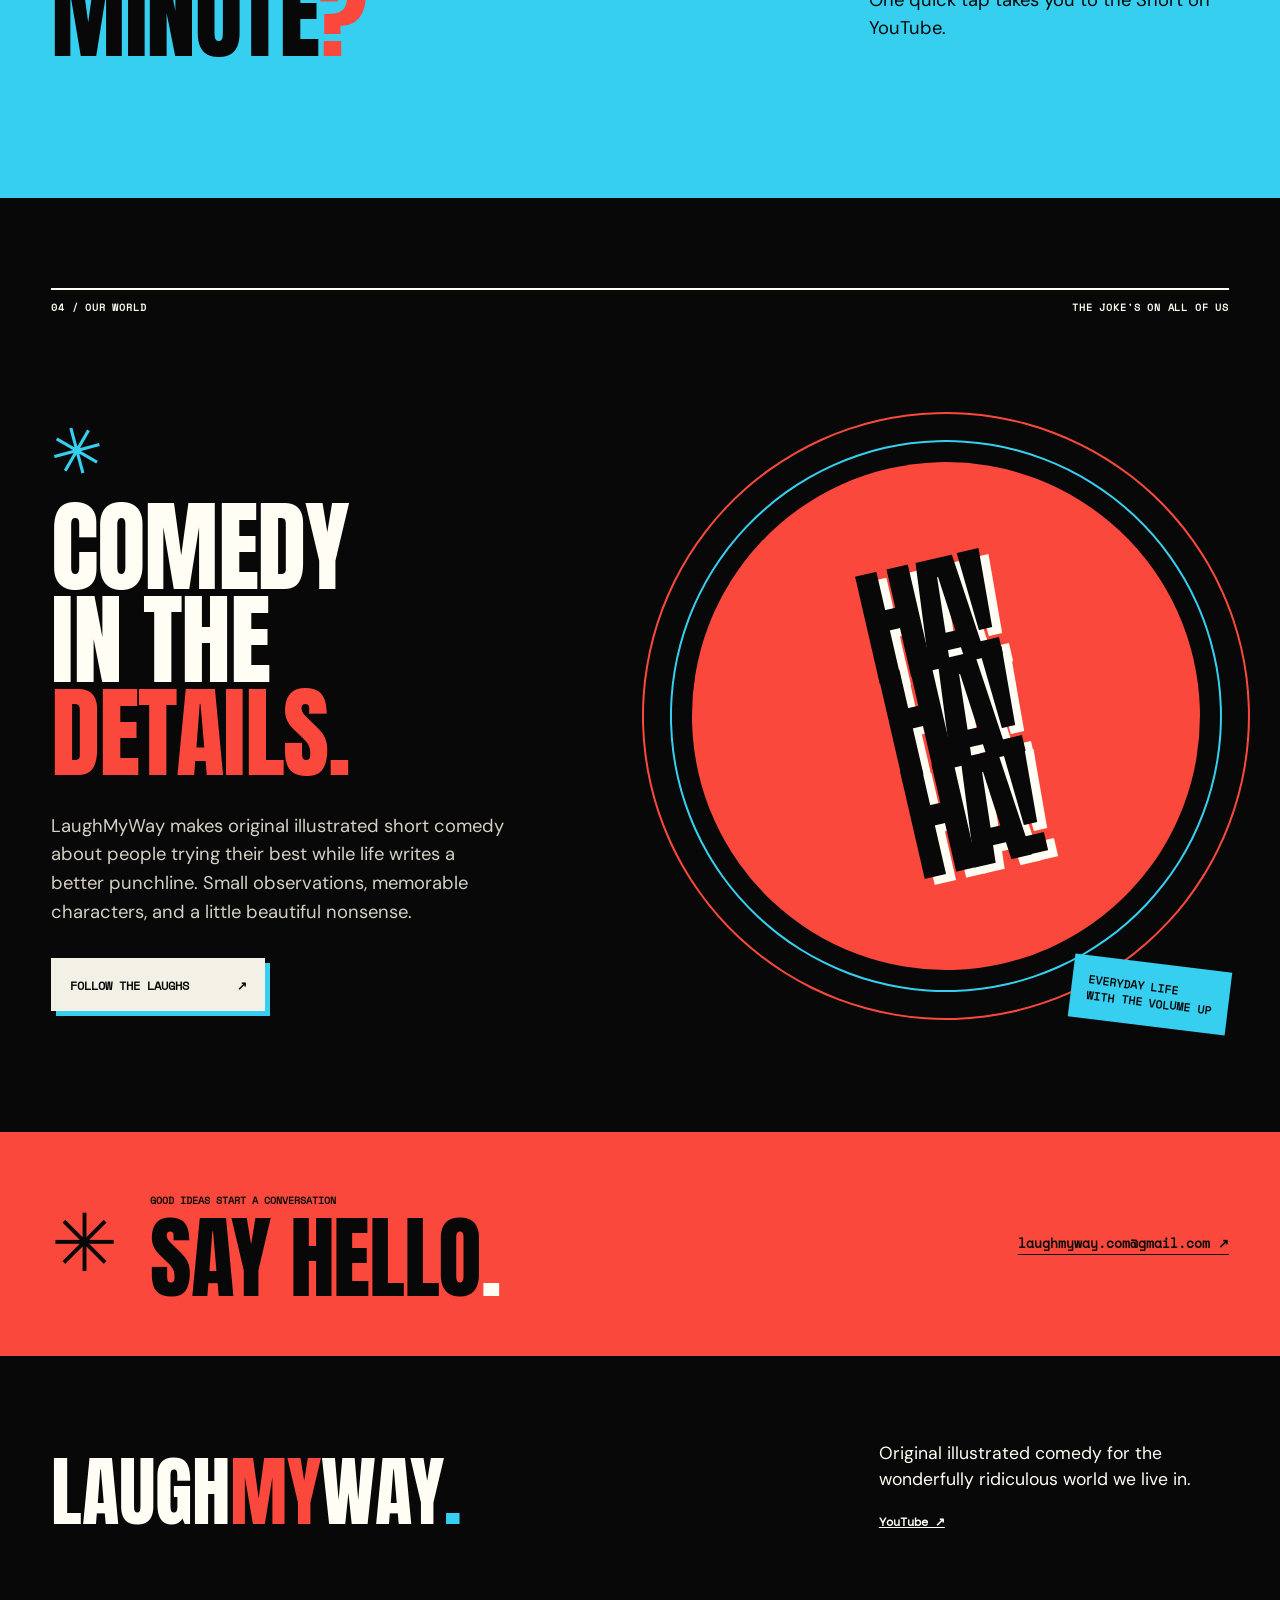
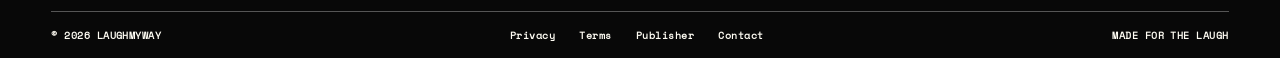
<file: index.template.html>
<!doctype html>
<html lang="en">
<head>
  <meta charset="utf-8">
  <meta name="viewport" content="width=device-width, initial-scale=1">
  <meta name="theme-color" content="#080808">
  <meta name="description" content="LaughMyWay makes original illustrated comedy out of the ridiculous little moments of everyday life. Watch our films and Shorts.">
  <meta property="og:type" content="website">
  <meta property="og:title" content="LaughMyWay — Life is a setup.">
  <meta property="og:description" content="Original illustrated comedy. Big laughs from little disasters.">
  <meta property="og:image" content="https://laughmywaycomedy.github.io/assets/laughmyway-logo.png">
  <link rel="icon" type="image/png" href="assets/laughmyway-logo.png">
  <link rel="stylesheet" href="assets/site.css">
  <title>LaughMyWay — Life is a setup.</title>
</head>
<body>
  <a class="skip-link" href="#main">Skip to content</a>
  <div class="topline" aria-hidden="true"><span>ORIGINAL ILLUSTRATED COMEDY</span><span>✳</span><span>SMALL MOMENTS. HUGE REACTIONS.</span><span>✳</span><span>WELCOME TO LAUGHMYWAY</span></div>
  <header class="site-header">
    <a class="brand" href="./" aria-label="LaughMyWay home"><span class="brand__burst" aria-hidden="true">✳</span><span>LAUGH<span>MY</span>WAY</span><b aria-hidden="true">®</b></a>
    <nav class="main-nav" aria-label="Main navigation">
      <a href="#films">The films</a>
      <a href="#shorts">Shorts</a>
      <a href="#about">Our world</a>
    </nav>
    <a class="header-cta" href="https://www.youtube.com/channel/UCHXKAN03_utA3CvBsZUZpcg?sub_confirmation=1" target="_blank" rel="noopener noreferrer">Subscribe <span aria-hidden="true">↗</span></a>
  </header>

  <main id="main">
    <section class="hero" aria-labelledby="hero-title">
      <div class="hero__copy">
        <div class="eyebrow"><span class="eyebrow__circle" aria-hidden="true"></span> THE INTERNET'S LITTLE COMEDY CORNER <span> / 001</span></div>
        <h1 id="hero-title">LIFE IS<br>A <em>SETUP.</em></h1>
        <div class="hero__rule" aria-hidden="true"><span></span><i>✳</i></div>
        <p>We turn everyday mishaps into original illustrated comedy. Come for a quick laugh. Stay for the characters.</p>
        <div class="hero__actions"><a class="button button--red" href="#films">Watch the films <span aria-hidden="true">↗</span></a><a class="hero__quiet" href="#about">Get to know us <span aria-hidden="true">↓</span></a></div>
        <div class="hero__stamp" aria-hidden="true">FUNNY<br>HAPPENS<br>HERE <span>★</span></div>
      </div>
      <div class="hero__visual" aria-label="LaughMyWay laughing microphone logo">
        <div class="hero__cyan" aria-hidden="true"></div>
        <div class="hero__red" aria-hidden="true"></div>
        <div class="hero__logo"><img src="assets/laughmyway-logo.png" alt="LaughMyWay logo: a laughing microphone with red hair and cyan sound rays" width="1254" height="1254" fetchpriority="high"></div>
        <span class="hero__corner hero__corner--top" aria-hidden="true">THE COMEDY<br>STARTS HERE</span>
        <span class="hero__corner hero__corner--bottom" aria-hidden="true">EST. 2026 <span>●</span> WATCH LOUD</span>
      </div>
    </section>

    <div class="ticker" aria-label="Short films, big laughs, no bad days"><div aria-hidden="true">SHORT FILMS <span>✳</span> BIG LAUGHS <span>✳</span> NO BAD DAYS <span>✳</span> SHORT FILMS <span>✳</span> BIG LAUGHS <span>✳</span> NO BAD DAYS <span>✳</span></div></div>

    <section class="intro" aria-labelledby="intro-title">
      <div class="section-index"><span>01 / START HERE</span><span>TAKE A SEAT. STAY A WHILE.</span></div>
      <div class="intro__grid">
        <div><h2 id="intro-title">THE EVERYDAY<br><span>GETS WEIRD.</span></h2><div class="intro__asterisk" aria-hidden="true">✳</div></div>
        <div class="intro__right"><p>A repair bill. A trip to the grocery store. A dinner in the dark. Our films find the punchline hiding in plain sight.</p><a class="text-link" href="https://www.youtube.com/watch?v=IWxNrUUVN2g" target="_blank" rel="noopener noreferrer">Start with Everyday Chaos <span aria-hidden="true">↗</span></a></div>
      </div>
    </section>

    <section class="feature" aria-labelledby="feature-title">
      <div class="feature__top"><span>FEATURE PRESENTATION / 001</span><span>ORIGINAL ILLUSTRATED COMEDY</span></div>
      <div class="feature__body">
        <div class="feature__title"><p class="mini">SIT BACK. PRESS PLAY.</p><h2 id="feature-title">EVERYDAY<br>CHAOS<span>!</span></h2><p>36 jokes. 4 comics. The little disasters we all recognize, turned all the way up.</p><a class="button button--black" href="https://www.youtube.com/watch?v=IWxNrUUVN2g" target="_blank" rel="noopener noreferrer">Watch the feature <span aria-hidden="true">↗</span></a></div>
        <a class="feature__image" href="https://www.youtube.com/watch?v=IWxNrUUVN2g" target="_blank" rel="noopener noreferrer" aria-label="Watch Everyday Chaos on YouTube"><img src="assets/everyday-chaos.jpg" alt="Illustrated character and title art for Everyday Chaos" loading="lazy" width="1280" height="720"><span class="feature__play" aria-hidden="true">PLAY THE FILM ↗</span></a>
      </div>
      <div class="feature__bottom"><span>LAUGHMYWAY ORIGINAL</span><span>GOOD STORIES. GREAT TIMING.</span></div>
    </section>

    <section class="films" id="films" aria-labelledby="films-title">
      <div class="section-index"><span>02 / THE FILMS</span><span>AN EVER-GROWING COLLECTION</span></div>
      <div class="films__heading"><h2 id="films-title">PICK YOUR<br><em>PUNCHLINE.</em></h2><p>Five ways for an ordinary day to go gloriously sideways. Every title is ready to watch.</p></div>
      <div class="film-list">
        <!-- FILMS -->
      </div>
      <a class="films__all" href="https://www.youtube.com/channel/UCHXKAN03_utA3CvBsZUZpcg/videos" target="_blank" rel="noopener noreferrer">More on YouTube <span aria-hidden="true">↗</span></a>
    </section>

    <section class="shorts" id="shorts" aria-labelledby="shorts-title">
      <div class="section-index"><span>03 / SMALL BUT MIGHTY</span><span>GO ON. TAKE A BREAK.</span></div>
      <div class="shorts__heading"><h2 id="shorts-title">GOT A<br>MINUTE<span>?</span></h2><p>The same big laughs in a smaller package. One quick tap takes you to the Short on YouTube.</p></div>
      <div class="shorts__track" aria-label="LaughMyWay Shorts">
        <!-- SHORTS -->
      </div>
    </section>

    <section class="manifesto" id="about" aria-labelledby="manifesto-title">
      <div class="section-index"><span>04 / OUR WORLD</span><span>THE JOKE'S ON ALL OF US</span></div>
      <div class="manifesto__layout"><div class="manifesto__copy"><span class="manifesto__star" aria-hidden="true">✳</span><h2 id="manifesto-title">COMEDY<br>IN THE<br><em>DETAILS.</em></h2><p>LaughMyWay makes original illustrated short comedy about people trying their best while life writes a better punchline. Small observations, memorable characters, and a little beautiful nonsense.</p><a class="button button--cream" href="https://www.youtube.com/channel/UCHXKAN03_utA3CvBsZUZpcg?sub_confirmation=1" target="_blank" rel="noopener noreferrer">Follow the laughs <span aria-hidden="true">↗</span></a></div><div class="manifesto__graphic" aria-hidden="true"><div class="manifesto__spiral">HA!<br>HA!<br>HA!</div><div class="manifesto__caption">EVERYDAY LIFE<br>WITH THE VOLUME UP</div></div></div>
    </section>

    <section class="contact" aria-labelledby="contact-title"><div class="contact__eye">✳</div><div><span>GOOD IDEAS START A CONVERSATION</span><h2 id="contact-title">SAY HELLO<span>.</span></h2></div><a href="mailto:laughmyway.com@gmail.com" aria-label="Email LaughMyWay">laughmyway.com@gmail.com <span aria-hidden="true">↗</span></a></section>
  </main>

  <footer class="footer"><div class="footer__main"><a class="footer__brand" href="./">LAUGH<span>MY</span>WAY<span class="footer__red">.</span></a><div><p>Original illustrated comedy for the wonderfully ridiculous world we live in.</p><a href="https://www.youtube.com/channel/UCHXKAN03_utA3CvBsZUZpcg" target="_blank" rel="noopener noreferrer">YouTube ↗</a></div></div><div class="footer__bottom"><span>© 2026 LAUGHMYWAY</span><nav aria-label="Legal and contact"><a href="privacy/">Privacy</a><a href="terms/">Terms</a><a href="publisher/">Publisher</a><a href="mailto:laughmyway.com@gmail.com">Contact</a></nav><span>MADE FOR THE LAUGH</span></div></footer>
</body>
</html>
</file>
<file: assets/site.css>
@font-face{font-family:Anton;src:url(fonts/anton.woff2) format('woff2');font-display:swap}
@font-face{font-family:'DM Sans';src:url(fonts/dm-sans.woff2) format('woff2');font-display:swap;font-weight:400 800}
@font-face{font-family:'Space Mono';src:url(fonts/space-mono.woff2) format('woff2');font-display:swap}
:root{--ink:#080808;--paper:#f3f0e5;--white:#fffdf4;--red:#fa493c;--blue:#36cff0;--line:#cbc8bb;--display:Anton,Impact,'Arial Narrow',sans-serif;--body:'DM Sans',Arial,sans-serif;--mono:'Space Mono',monospace}
*{box-sizing:border-box}
html{scroll-behavior:smooth}
body{margin:0;background:var(--paper);color:var(--ink);font-family:var(--body);-webkit-font-smoothing:antialiased}
img{display:block;max-width:100%;height:auto}
a{color:inherit}
a:focus-visible{outline:3px solid var(--blue);outline-offset:5px}
::selection{background:var(--blue);color:var(--ink)}
.skip-link{position:absolute;z-index:50;left:1rem;top:-5rem;background:var(--blue);padding:.75rem 1rem;font-weight:800}.skip-link:focus{top:1rem}
.topline{display:flex;justify-content:space-between;gap:1rem;overflow:hidden;white-space:nowrap;background:var(--red);padding:.46rem 2.5vw;border-bottom:1px solid var(--ink);font:700 .62rem/1.3 var(--mono);letter-spacing:.08em}
.topline span:nth-child(even){font-size:.9rem;line-height:.7}
.site-header{display:flex;align-items:center;justify-content:space-between;gap:1.5rem;padding:0 2.5vw;min-height:76px;background:var(--ink);color:var(--white);border-bottom:1px solid #454545;position:relative;z-index:2}
.brand{display:inline-flex;align-items:center;gap:.3rem;white-space:nowrap;text-decoration:none;font:400 1.7rem/1 var(--display);letter-spacing:.025em}.brand>span:nth-child(2)>span,.footer__brand span{color:var(--red)}.brand b{font:400 .55rem var(--mono);align-self:flex-start;margin-top:.15rem}.brand__burst{font:1.8rem/1 var(--body);color:var(--blue);margin-right:.35rem}
.main-nav{display:flex;gap:clamp(1rem,2.6vw,3rem);align-items:center}.main-nav a{text-decoration:none;font-size:.82rem;font-weight:800;letter-spacing:.015em}.main-nav a:hover,.footer a:hover{color:var(--blue)}
.header-cta{display:flex;align-items:center;justify-content:space-between;gap:1.5rem;background:var(--blue);padding:.7rem 1rem;min-width:135px;color:var(--ink);text-decoration:none;text-transform:uppercase;font:700 .7rem var(--mono)}.header-cta:hover{background:var(--red)}
.hero{display:grid;grid-template-columns:56% 44%;min-height:min(780px,calc(100vh - 100px));background:var(--ink);color:var(--white);overflow:hidden}
.hero__copy{padding:clamp(2.8rem,6vw,6rem) 2vw 3rem max(2.5vw,calc((100vw - 1500px)/2));position:relative;display:flex;flex-direction:column;align-items:flex-start;justify-content:center;z-index:1}
.eyebrow{display:flex;gap:.8rem;align-items:center;white-space:nowrap;color:var(--blue);font:700 clamp(.54rem,.67vw,.75rem)/1.4 var(--mono);letter-spacing:.08em}.eyebrow>span:last-child{color:#8c8c88}.eyebrow__circle{width:10px;height:10px;background:var(--red);border-radius:50%;box-shadow:0 0 0 4px #fa493c35}
.hero h1{font:400 clamp(5.4rem,11vw,11.5rem)/.87 var(--display);letter-spacing:-.018em;margin:clamp(2rem,4vw,4.5rem) 0 1.6rem;white-space:nowrap}.hero h1 em{color:var(--red);font-style:normal}
.hero__rule{width:min(100%,560px);display:flex;gap:.5rem;align-items:center;color:var(--blue);font-size:2.5rem;line-height:1}.hero__rule span{height:2px;flex:1;background:var(--blue)}.hero__rule i{font-style:normal}
.hero__copy>p{font-size:clamp(1rem,1.3vw,1.4rem);line-height:1.42;max-width:490px;margin:1.5rem 0 2rem;color:#d6d2c7}
.hero__actions{display:flex;align-items:center;flex-wrap:wrap;gap:1.75rem}.button{display:inline-flex;align-items:center;justify-content:space-between;gap:3rem;padding:1rem 1.15rem;text-decoration:none;text-transform:uppercase;font:700 .76rem var(--mono);min-height:53px;transition:transform .18s,background .18s}.button:hover{transform:translate(-3px,-3px)}.button--red{background:var(--red);color:var(--ink);box-shadow:5px 5px 0 var(--blue)}.button--red:hover{background:var(--blue)}.hero__quiet{font:.77rem var(--mono);text-underline-offset:.4rem}.hero__quiet span{color:var(--blue)}
.hero__stamp{position:absolute;right:2vw;bottom:2rem;width:116px;height:116px;border:1px solid var(--red);border-radius:50%;color:var(--red);transform:rotate(14deg);display:flex;align-items:center;justify-content:center;text-align:center;font:400 1rem/1.08 var(--display)}.hero__stamp span{font-size:.65rem;position:absolute;bottom:14px}
.hero__visual{min-width:0;position:relative;display:grid;place-items:center;overflow:hidden;border-left:1px solid #343434;background:radial-gradient(circle at 54% 49%,#242424 0,#111 47%,#050505 75%)}
.hero__red{position:absolute;width:90%;aspect-ratio:1;border:2px solid var(--red);border-radius:50%;transform:translate(12%,-5%);box-shadow:0 0 0 30px #fa493c0d,0 0 0 60px #fa493c08}
.hero__cyan{position:absolute;width:18%;height:150%;background:var(--blue);transform:rotate(32deg) translateX(-130%);left:10%;opacity:.92}
.hero__logo{position:relative;z-index:1;width:100%;transform:rotate(-5deg) scale(1.05);filter:drop-shadow(25px 25px 0 #0008)}.hero__logo img{width:100%;mix-blend-mode:screen}
.hero__corner{position:absolute;z-index:2;font:700 .65rem/1.4 var(--mono);letter-spacing:.07em}.hero__corner--top{top:2rem;right:2rem;text-align:right;color:var(--blue)}.hero__corner--bottom{bottom:2rem;left:2rem}.hero__corner--bottom span{color:var(--red)}
.ticker{overflow:hidden;background:var(--red);border-block:2px solid var(--ink);white-space:nowrap}.ticker div{width:max-content;min-width:100%;padding:.7rem 0;font:400 clamp(1.3rem,2.3vw,2.3rem)/1 var(--display);letter-spacing:.05em;animation:move 38s linear infinite}.ticker span{color:var(--white);margin:0 1.5rem}@keyframes move{to{transform:translateX(-33.33%)}}
.section-index{display:flex;justify-content:space-between;align-items:center;gap:1rem;border-top:2px solid var(--ink);padding:.7rem 0;font:700 .63rem/1.4 var(--mono);letter-spacing:.08em}.section-index>span:last-child{text-align:right}
.intro,.films,.shorts,.manifesto{padding:clamp(3.5rem,7vw,7rem) 4vw}
.intro__grid{display:grid;grid-template-columns:1.2fr .8fr;gap:3vw;padding-top:clamp(2rem,5vw,5rem)}.intro h2,.films h2,.shorts h2,.manifesto h2,.contact h2{font:400 clamp(3.7rem,7.8vw,8.5rem)/.93 var(--display);letter-spacing:-.015em;margin:0}.intro h2 span{color:var(--red)}.intro__asterisk{font-size:clamp(5rem,13vw,15rem);line-height:1;color:var(--red);transform:rotate(-12deg);margin-top:2rem}.intro__right{align-self:end;padding-bottom:2rem;border-left:2px solid var(--ink);padding-left:2rem}.intro__right p{max-width:470px;font-size:clamp(1.2rem,2vw,2rem);line-height:1.35;letter-spacing:-.03em;margin:0 0 2rem}.text-link{display:inline-flex;gap:2.5rem;align-items:center;border-bottom:2px solid currentColor;padding-bottom:.35rem;text-decoration:none;font:700 .73rem var(--mono);text-transform:uppercase}.text-link:hover{color:var(--red)}
.feature{background:var(--blue);padding:1rem 4vw 1.5rem;overflow:hidden}.feature__top,.feature__bottom{display:flex;justify-content:space-between;gap:1rem;font:700 .62rem var(--mono);letter-spacing:.08em}.feature__top{border-bottom:2px solid var(--ink);padding-bottom:1rem}.feature__bottom{border-top:2px solid var(--ink);padding-top:1rem}.feature__body{display:grid;grid-template-columns:.75fr 1.25fr;gap:3vw;align-items:center;padding:clamp(2rem,4vw,4rem) 0}.feature__title .mini{font:700 .67rem var(--mono);letter-spacing:.1em}.feature h2{font:400 clamp(4rem,7vw,8rem)/.89 var(--display);margin:1.5rem 0}.feature h2 span{color:var(--red)}.feature__title>p:not(.mini){max-width:370px;font-size:1.15rem;line-height:1.4}.button--black{background:var(--ink);color:var(--white);box-shadow:5px 5px 0 var(--red);margin-top:1rem}.button--black:hover{background:var(--red);color:var(--ink)}.feature__image{position:relative;display:block;transform:rotate(2deg);border:10px solid var(--white);box-shadow:15px 15px 0 var(--ink);text-decoration:none}.feature__image img{width:100%;aspect-ratio:16/9;object-fit:cover}.feature__play{position:absolute;bottom:0;right:0;background:var(--red);padding:1rem 1.2rem;color:var(--ink);font:700 .7rem var(--mono)}.feature__image:hover{transform:rotate(0)}
.films{background:var(--paper)}.films__heading{display:flex;justify-content:space-between;gap:3rem;align-items:end;margin:4rem 0 5rem}.films h2 em{font-style:normal;color:var(--red)}.films__heading p{max-width:330px;font-size:1.15rem;line-height:1.45}.film{display:grid;grid-template-columns:1fr .8fr;gap:clamp(2rem,5vw,6rem);align-items:center;padding:clamp(2.5rem,5vw,5rem) 0;border-top:1px solid var(--ink)}.film--flip{grid-template-columns:.8fr 1fr}.film--flip .film__art{order:2}.film__art{position:relative;display:block;overflow:hidden;border:7px solid var(--ink);background:var(--ink)}.film__art img{width:100%;aspect-ratio:16/9;object-fit:cover;transition:transform .4s}.film__art:hover img{transform:scale(1.045)}.film__play{position:absolute;right:0;bottom:0;display:grid;place-items:center;width:67px;height:67px;background:var(--red);color:var(--ink);font-size:2rem}.film__meta{display:flex;justify-content:space-between;gap:1rem;border-bottom:1px solid var(--ink);padding-bottom:1rem;font:700 .65rem/1.4 var(--mono);text-transform:uppercase}.film h3{font:400 clamp(2.4rem,4.3vw,5rem)/1.03 var(--display);letter-spacing:.005em;max-width:650px;margin:1.8rem 0}.film__copy p{font-size:1.07rem;max-width:400px;line-height:1.5;margin-bottom:2rem}.films__all{display:flex;align-items:center;justify-content:space-between;text-decoration:none;border-top:3px solid var(--ink);border-bottom:3px solid var(--ink);padding:1.5rem 0;font:400 clamp(2rem,4.5vw,4.5rem)/1 var(--display);transition:color .2s}.films__all:hover{color:var(--red)}
.shorts{background:var(--blue);overflow:hidden}.shorts__heading{display:flex;align-items:end;justify-content:space-between;gap:2rem;padding:4rem 0 3rem}.shorts h2 span{color:var(--red)}.shorts__heading p{max-width:360px;font-size:1.15rem;line-height:1.5}.shorts__track{display:grid;grid-template-columns:repeat(5,minmax(0,1fr));gap:1.1rem}.short{text-decoration:none;min-width:0}.short__image{position:relative;aspect-ratio:3/4;overflow:hidden;background:var(--ink);border:5px solid var(--ink)}.short__image img{width:100%;height:100%;object-fit:cover;transition:transform .3s}.short:hover img{transform:scale(1.06)}.short__arrow{position:absolute;right:0;bottom:0;background:var(--red);font-size:1.6rem;padding:.25rem .65rem}.short__foot{border-top:2px solid var(--ink);padding:.9rem .15rem;margin-top:.8rem;display:flex;flex-direction:column;gap:.7rem}.short__foot span{font:700 .6rem var(--mono)}.short__foot strong{font:400 clamp(1.1rem,1.7vw,1.8rem)/1.12 var(--display)}
.manifesto{background:var(--ink);color:var(--white);overflow:hidden}.manifesto .section-index{border-color:var(--white)}.manifesto__layout{display:grid;grid-template-columns:1fr 1fr;gap:3rem;padding:5rem 0 1rem;align-items:center}.manifesto__star{display:block;font-size:4rem;line-height:1;color:var(--blue);transform:rotate(-15deg);width:max-content;margin-bottom:1rem}.manifesto h2 em{color:var(--red);font-style:normal}.manifesto__copy p{max-width:460px;font-size:1.15rem;line-height:1.55;color:#d5d0c5;margin:2rem 0}.button--cream{background:var(--paper);color:var(--ink);box-shadow:5px 5px 0 var(--blue)}.button--cream:hover{background:var(--blue)}.manifesto__graphic{position:relative;min-height:620px;display:grid;place-items:center}.manifesto__graphic:before{content:'';position:absolute;width:90%;aspect-ratio:1;border-radius:50%;background:var(--red);box-shadow:0 0 0 20px var(--ink),0 0 0 22px var(--blue),0 0 0 48px var(--ink),0 0 0 50px var(--red);transform:rotate(-13deg)}.manifesto__spiral{position:relative;z-index:1;font:400 clamp(6rem,10vw,11rem)/.78 var(--display);letter-spacing:-.08em;color:var(--ink);transform:rotate(-13deg);text-shadow:8px 8px 0 var(--white)}.manifesto__caption{position:absolute;right:0;bottom:0;z-index:1;background:var(--blue);color:var(--ink);padding:1rem;font:700 .7rem/1.4 var(--mono);transform:rotate(7deg)}
.contact{display:grid;grid-template-columns:auto 1fr auto;gap:2rem;align-items:center;background:var(--red);padding:3.5rem 4vw;border-bottom:2px solid var(--ink)}.contact__eye{font-size:5rem;line-height:1}.contact div>span{font:700 .63rem var(--mono)}.contact h2{font-size:clamp(3.5rem,7vw,7rem);margin-top:.5rem}.contact h2 span{color:var(--white)}.contact>a{font:700 .8rem var(--mono);text-underline-offset:.4rem;white-space:nowrap}
.footer{background:var(--ink);color:var(--white);padding:4rem 4vw 1rem}.footer__main{display:grid;grid-template-columns:1fr 1fr;align-items:end;gap:2rem;padding-bottom:5rem}.footer__brand{text-decoration:none;font:400 clamp(3rem,6vw,7rem)/1 var(--display)}.footer__brand .footer__red{color:var(--blue)}.footer__main>div{max-width:350px;justify-self:end}.footer__main p{font-size:1.1rem;line-height:1.5}.footer__main>div>a{font:700 .75rem var(--mono)}.footer__bottom{display:flex;justify-content:space-between;gap:1rem;border-top:1px solid #555;padding-top:1rem;font:700 .6rem/1.5 var(--mono);letter-spacing:.05em}.footer__bottom nav{display:flex;flex-wrap:wrap;gap:1.5rem}.footer__bottom a{text-decoration:none}
@media(max-width:1000px){.hero{grid-template-columns:1fr 42%}.hero h1{font-size:10vw}.hero__stamp{display:none}.shorts__track{display:flex;overflow-x:auto;scroll-snap-type:x mandatory;padding-bottom:1rem}.short{flex:0 0 210px;scroll-snap-align:start}.manifesto__graphic{min-height:440px}}
@media(max-width:700px){.topline{font-size:.55rem}.topline span:nth-child(n+4){display:none}.site-header{flex-wrap:wrap;padding:1rem 4vw;gap:1rem;min-height:0}.brand{font-size:1.5rem}.main-nav{order:3;width:100%;justify-content:space-between;border-top:1px solid #555;padding-top:.8rem}.main-nav a{font-size:.75rem}.header-cta{min-width:0;padding:.65rem .8rem;gap:.7rem}.hero{display:flex;flex-direction:column;min-height:0}.hero__copy{padding:4rem 4vw 2rem}.hero h1{font-size:clamp(5rem,16vw,8rem);margin:2.5rem 0 1rem}.hero__copy>p{font-size:1.1rem}.hero__visual{min-height:440px;border-left:0;border-top:1px solid #333}.hero__logo{width:min(95%,450px)}.hero__corner--top{top:1rem;right:1rem}.hero__corner--bottom{bottom:1rem;left:1rem}.intro,.films,.shorts,.manifesto{padding:3.5rem 4vw}.intro__grid,.feature__body,.manifesto__layout{grid-template-columns:1fr}.intro__grid{gap:1rem}.intro__asterisk{display:none}.intro__right{padding:1rem 0 0 1rem}.feature{padding-inline:4vw}.feature__body{gap:2rem}.feature__image{margin:0 15px 15px 0}.films__heading,.shorts__heading{display:block;margin:2.5rem 0}.films__heading p,.shorts__heading p{margin:1.5rem 0 0}.film,.film--flip{grid-template-columns:1fr;gap:1rem;padding:2.5rem 0}.film--flip .film__art{order:0}.film h3{font-size:clamp(2.6rem,9vw,4.5rem);margin:1.2rem 0}.film__meta{padding-bottom:.7rem}.manifesto__layout{padding-top:3rem}.manifesto__graphic{min-height:340px}.manifesto__spiral{font-size:24vw}.contact{grid-template-columns:auto 1fr;padding:2.5rem 4vw;gap:1rem}.contact__eye{font-size:2.5rem}.contact>a{grid-column:2;font-size:.7rem;white-space:normal;overflow-wrap:anywhere}.footer__main{grid-template-columns:1fr;padding-bottom:3rem}.footer__main>div{justify-self:start}.footer__bottom{flex-wrap:wrap}}
@media(max-width:420px){.brand{font-size:1.35rem}.brand__burst{font-size:1.4rem}.header-cta{font-size:.58rem}.hero h1{font-size:15.5vw}.hero__visual{min-height:350px}.feature h2{font-size:18vw}.intro h2,.films h2,.shorts h2,.manifesto h2{font-size:15vw}.section-index{font-size:.52rem}.footer__brand{font-size:11.4vw}}
@media(prefers-reduced-motion:reduce){html{scroll-behavior:auto}.ticker div{animation:none}.button,.film__art img,.short__image img{transition:none}}
</file>
<file: assets/legal.css>
.wrap{width:min(1100px,calc(100% - 8vw));margin-inline:auto}
.legal-main{padding-block:clamp(3rem,7vw,6rem) 7rem}
.legal-heading{max-width:850px;margin-bottom:4rem}.legal-heading .eyebrow{font:700 .7rem var(--mono);color:#b62820;letter-spacing:.1em;text-transform:uppercase;margin:0 0 1.3rem}.legal-heading h1{font:400 clamp(4.5rem,10vw,9rem)/.94 var(--display);text-transform:uppercase;letter-spacing:-.02em;margin:0}.effective{font:700 .7rem var(--mono);letter-spacing:.08em;border-top:2px solid var(--ink);padding-top:1rem;margin:2rem 0}.legal-intro{font-size:clamp(1.15rem,2vw,1.5rem);line-height:1.45;max-width:780px}
.legal-layout{display:grid;grid-template-columns:215px minmax(0,1fr);gap:clamp(2rem,6vw,7rem);align-items:start}.legal-toc{position:sticky;top:1.5rem;display:flex;flex-direction:column;gap:.7rem;border-top:3px solid var(--red);padding-top:1rem}.legal-toc strong{font:700 .72rem var(--mono);text-transform:uppercase;margin-bottom:.6rem}.legal-toc a{font-size:.87rem;text-decoration:none}.legal-toc a:hover{text-decoration:underline;text-underline-offset:.25rem}.legal-content section{scroll-margin-top:2rem;border-top:1px solid #aaa79b;padding:2rem 0 1.5rem}.legal-content section:first-child{border-top:3px solid var(--ink)}.legal-content h2{font:400 clamp(1.6rem,3vw,2.7rem)/1.05 var(--display);text-transform:uppercase;margin:0 0 1.2rem}.legal-content p{font-size:1rem;line-height:1.65;margin:0 0 1rem}.legal-content a{color:#9a201a;font-weight:700;overflow-wrap:anywhere}
.legal-main .eyebrow{display:block}.legal-main .eyebrow span{display:none}
@media(max-width:700px){.legal-main{padding-bottom:4rem}.legal-heading{margin-bottom:2.5rem}.legal-layout{grid-template-columns:1fr;gap:2rem}.legal-toc{position:static;display:flex;flex-direction:row;flex-wrap:wrap;gap:.6rem 1rem}.legal-toc strong{width:100%}.legal-content section{padding:1.5rem 0}}
</file>
